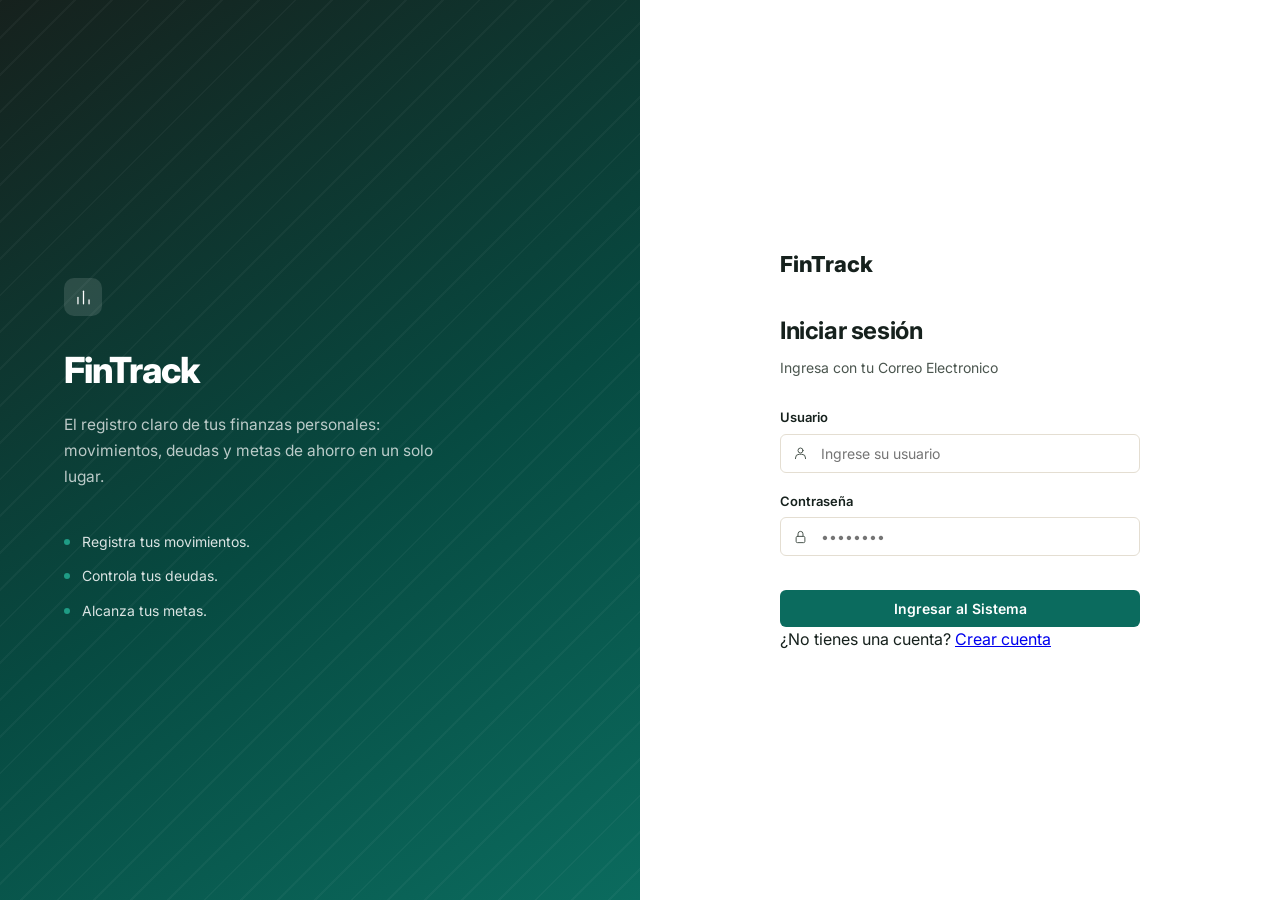
<file: index.html>
<!DOCTYPE html>
<html lang="es">
  <head>
    <meta charset="UTF-8" />
    <meta name="viewport" content="width=device-width, initial-scale=1.0" />
    <title>Iniciar Sesión – FinTrack</title>
    <link rel="stylesheet" href="css/style.css" />
  </head>
  <body>
    <div class="auth-page">
      <div class="auth-hero">
        <div class="mark">
          <svg class="icon">
            <use href="assets/icons.svg#icon-bar-chart"></use>
          </svg>
        </div>
        <h1>FinTrack</h1>
        <p>
          El registro claro de tus finanzas personales: movimientos, deudas y
          metas de ahorro en un solo lugar.
        </p>
        <ul class="value-props">
          <li>Registra tus movimientos.</li>
          <li>Controla tus deudas.</li>
          <li>Alcanza tus metas.</li>
        </ul>
      </div>

      <div class="auth-panel">
        <div class="auth-card">
          <div class="logo">FinTrack</div>
          <h2>Iniciar sesión</h2>
          <div class="sub">Ingresa con tu Correo Electronico</div>

          <form id="formLogin">
            <div class="form-group">
              <label class="form-label">Usuario</label>

              <div class="control-icon">
                <svg class="icon">
                  <use href="assets/icons.svg#icon-user"></use>
                </svg>

                <input
                  id="loginUsuario"
                  type="text"
                  class="form-control"
                  placeholder="Ingrese su usuario"
                  autocomplete="username"
                  required
                />
              </div>
            </div>

            <div class="form-group">
              <label class="form-label">Contraseña</label>
              <div class="control-icon">
                <svg class="icon">
                  <use href="assets/icons.svg#icon-lock"></use>
                </svg>
                <input
                  id="loginClave"
                  type="password"
                  class="form-control"
                  placeholder="••••••••"
                  required
                />
              </div>
            </div>
            <div id="loginMensaje"></div>
            <button type="submit" class="btn btn-primary btn-full mt-2">
              Ingresar al Sistema
            </button>
          </form>

          <div class="auth-footer">
            ¿No tienes una cuenta?

            <a href="registro.html"> Crear cuenta </a>
          </div>
        </div>
      </div>
    </div>
    <script src="js/app.js"></script>
  </body>
</html>
</file>
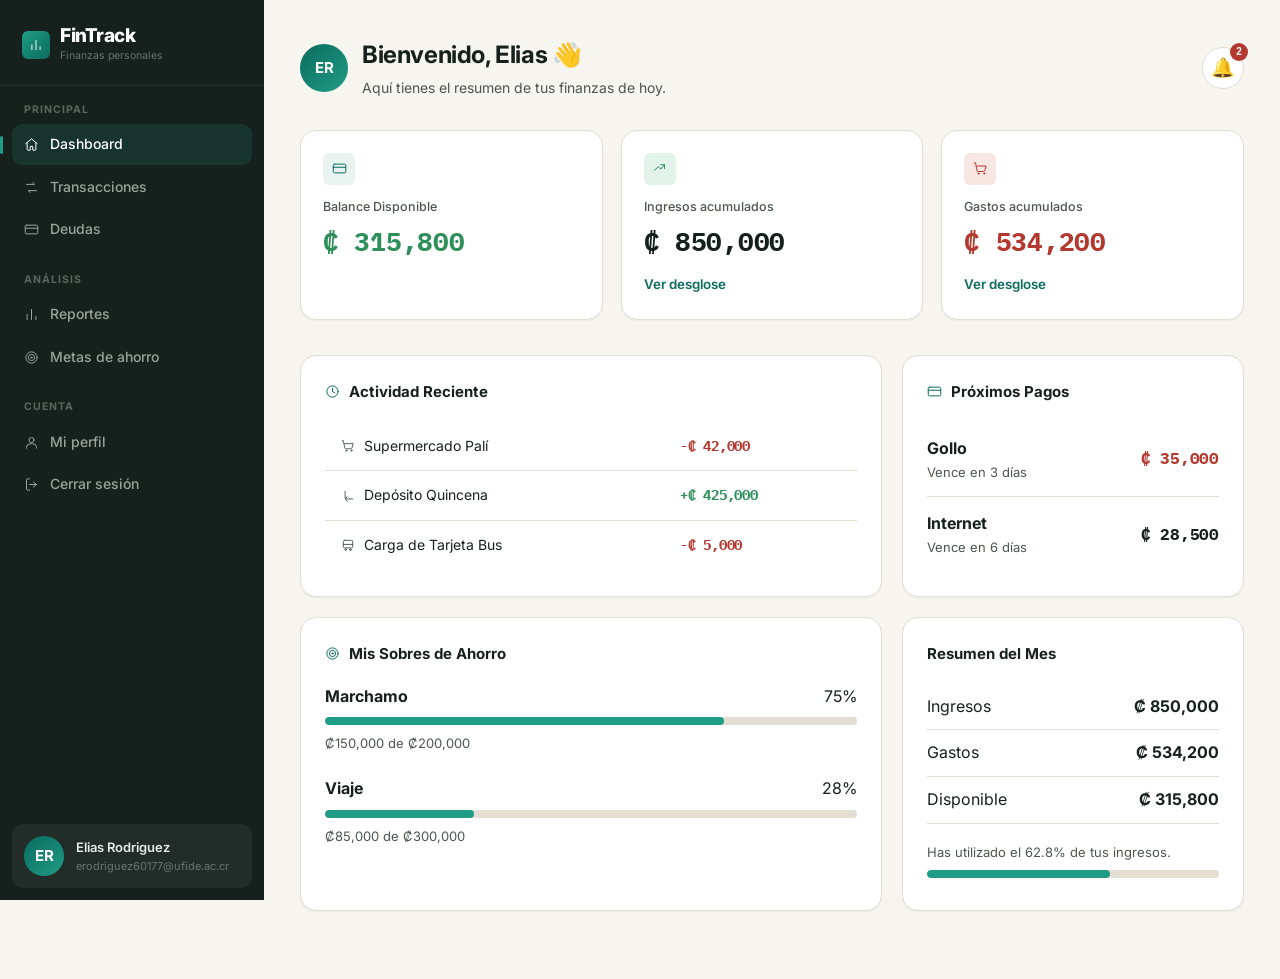
<file: dashboard.html>
<!DOCTYPE html>
<html lang="es">
<head>
    <meta charset="UTF-8">
    <meta name="viewport" content="width=device-width, initial-scale=1.0">
    <title>Dashboard – FinTrack Web</title>
    <link rel="stylesheet" href="css/style.css">
</head>
<body>
<div class="layout">

    <!-- Sidebar -->
    <aside class="sidebar">
        <div class="sidebar-logo">
            <div class="mark"><svg class="icon"><use href="assets/icons.svg#icon-bar-chart"></use></svg></div>
            <div>
                <div class="brand">FinTrack</div>
                <span class="tagline">Finanzas personales</span>
            </div>
        </div>
        <nav class="sidebar-nav">
            <div class="nav-section">
                <span class="nav-label">Principal</span>
                <a href="dashboard.html" class="nav-item active"><svg class="icon"><use href="assets/icons.svg#icon-home"></use></svg> Dashboard</a>
                <a href="transacciones.html" class="nav-item"><svg class="icon"><use href="assets/icons.svg#icon-exchange"></use></svg> Transacciones</a>
                <a href="deudas.html" class="nav-item"><svg class="icon"><use href="assets/icons.svg#icon-credit-card"></use></svg> Deudas</a>
            </div>
            <div class="nav-section">
                <span class="nav-label">Análisis</span>
                <a href="reportes.html" class="nav-item"><svg class="icon"><use href="assets/icons.svg#icon-bar-chart"></use></svg> Reportes</a>
                <a href="metas.html" class="nav-item"><svg class="icon"><use href="assets/icons.svg#icon-target"></use></svg> Metas de ahorro</a>
            </div>
            <div class="nav-section">
                <span class="nav-label">Cuenta</span>
                <a href="perfil.html" class="nav-item"><svg class="icon"><use href="assets/icons.svg#icon-user"></use></svg> Mi perfil</a>
                <a href="index.html" class="nav-item logout-link"><svg class="icon"><use href="assets/icons.svg#icon-log-out"></use></svg> Cerrar sesión</a>
            </div>
        </nav>
        <div class="sidebar-user">

    <div class="avatar" id="avatarUsuario">ER</div>

    <div>
        <div class="s-name" id="nombreUsuario">
            Elias Rodriguez
        </div>

        <div class="s-email" id="correoUsuario">
            erodriguez60177@ufide.ac.cr
        </div>
    </div>

    </aside>

    <main class="main">

    <!-- ============================= -->
    <!-- BIENVENIDA -->
    <!-- ============================= -->

    <div class="page-header dashboard-welcome">

        <div class="welcome-user">

            <div class="avatar welcome-avatar" id="avatarBienvenida">
                ER
            </div>

            <div>
                <h2>
                    Bienvenido,
                    <span id="nombreBienvenida">Elias</span> 👋
                </h2>

                <div class="sub">
                    Aquí tienes el resumen de tus finanzas de hoy.
                </div>
            </div>

        </div>


        <!-- Notificaciones -->
        <button type="button"
                class="notification-button"
                id="botonNotificaciones">

            🔔

            <span class="notification-count"
                  id="contadorNotificaciones">
                2
            </span>

        </button>

    </div>



    <!-- ============================= -->
    <!-- TARJETAS PRINCIPALES -->
    <!-- ============================= -->

    <div class="stats-grid-3 resumen-financiero">


        <!-- BALANCE -->
        <div class="stat-card">

            <div class="ic ic-teal">
                <svg class="icon">
                    <use href="assets/icons.svg#icon-credit-card"></use>
                </svg>
            </div>

            <div class="lbl">
                Balance Disponible
            </div>

            <div class="val green num"
                 id="balanceUsuario">
                ₡ 315,800
            </div>

        </div>



        <!-- INGRESOS -->
        <div class="stat-card">

            <div class="ic ic-green">
                <svg class="icon">
                    <use href="assets/icons.svg#icon-trending-up"></use>
                </svg>
            </div>

            <div class="lbl">
                Ingresos acumulados
            </div>

            <div class="val num"
                 id="ingresosUsuario">
                ₡ 850,000
            </div>

            <button
                type="button"
                class="detalle-toggle"
                data-target="detalleIngresos">
                Ver desglose
            </button>


            <div class="detalle-financiero"
                 id="detalleIngresos">

                <div class="detalle-item">
                    <span>Salario</span>
                    <strong>₡ 700,000</strong>
                </div>

                <div class="detalle-item">
                    <span>Ventas</span>
                    <strong>₡ 100,000</strong>
                </div>

                <div class="detalle-item">
                    <span>Otros ingresos</span>
                    <strong>₡ 50,000</strong>
                </div>

            </div>

        </div>



        <!-- GASTOS -->
        <div class="stat-card">

            <div class="ic ic-red">
                <svg class="icon">
                    <use href="assets/icons.svg#icon-cart"></use>
                </svg>
            </div>

            <div class="lbl">
                Gastos acumulados
            </div>

            <div class="val red num"
                 id="gastosUsuario">
                ₡ 534,200
            </div>

            <button
                type="button"
                class="detalle-toggle"
                data-target="detalleGastos">
                Ver desglose
            </button>


            <div class="detalle-financiero"
                 id="detalleGastos">

                <div class="detalle-item">
                    <span>Alimentación</span>
                    <strong>₡ 185,000</strong>
                </div>

                <div class="detalle-item">
                    <span>Transporte</span>
                    <strong>₡ 72,000</strong>
                </div>

                <div class="detalle-item">
                    <span>Servicios</span>
                    <strong>₡ 110,000</strong>
                </div>

                <div class="detalle-item">
                    <span>Otros</span>
                    <strong>₡ 167,200</strong>
                </div>

            </div>

        </div>

    </div>



    <!-- ============================= -->
    <!-- ACTIVIDAD + PRÓXIMOS PAGOS -->
    <!-- ============================= -->

    <div class="grid-65">


        <!-- ACTIVIDAD RECIENTE -->
        <div class="card">

            <div class="card-title">
                <svg class="icon">
                    <use href="assets/icons.svg#icon-clock"></use>
                </svg>
                Actividad Reciente
            </div>


            <div class="table-wrap">

                <table>

                    <tbody id="tablaMovimientos">

                        <tr>
                            <td>
                                <span class="cell-ic">
                                    <svg class="icon">
                                        <use href="assets/icons.svg#icon-cart"></use>
                                    </svg>

                                    Supermercado Palí
                                </span>
                            </td>

                            <td class="text-red fw-700 num">
                                -₡ 42,000
                            </td>
                        </tr>


                        <tr>
                            <td>
                                <span class="cell-ic">
                                    <svg class="icon">
                                        <use href="assets/icons.svg#icon-arrow-down-left"></use>
                                    </svg>

                                    Depósito Quincena
                                </span>
                            </td>

                            <td class="text-green fw-700 num">
                                +₡ 425,000
                            </td>
                        </tr>


                        <tr>
                            <td>
                                <span class="cell-ic">
                                    <svg class="icon">
                                        <use href="assets/icons.svg#icon-bus"></use>
                                    </svg>

                                    Carga de Tarjeta Bus
                                </span>
                            </td>

                            <td class="text-red fw-700 num">
                                -₡ 5,000
                            </td>
                        </tr>

                    </tbody>

                </table>

            </div>

        </div>



        <!-- PRÓXIMOS PAGOS -->
        <div class="card">

            <div class="card-title">
                <svg class="icon">
                    <use href="assets/icons.svg#icon-credit-card"></use>
                </svg>
                Próximos Pagos
            </div>


            <div id="proximosPagos">

                <div class="payment-item">

                    <div>
                        <strong>Gollo</strong>

                        <div class="text-muted text-sm">
                            Vence en 3 días
                        </div>
                    </div>

                    <div class="text-red fw-700 num">
                        ₡ 35,000
                    </div>

                </div>


                <div class="payment-item">

                    <div>
                        <strong>Internet</strong>

                        <div class="text-muted text-sm">
                            Vence en 6 días
                        </div>
                    </div>

                    <div class="fw-700 num">
                        ₡ 28,500
                    </div>

                </div>

            </div>

        </div>

    </div>



    <!-- ============================= -->
    <!-- AHORRO + RESUMEN DEL MES -->
    <!-- ============================= -->

    <div class="grid-65">


        <!-- SOBRES DE AHORRO -->
        <div class="card">

            <div class="card-title">
                <svg class="icon">
                    <use href="assets/icons.svg#icon-target"></use>
                </svg>
                Mis Sobres de Ahorro
            </div>


            <div id="sobresAhorro">

                <div class="goal-item">

                    <div class="goal-top">
                        <strong>Marchamo</strong>
                        <span>75%</span>
                    </div>

                    <div class="goal-bar">
                        <div class="goal-progress"
                             style="width: 75%;">
                        </div>
                    </div>

                    <div class="text-muted text-sm">
                        ₡150,000 de ₡200,000
                    </div>

                </div>


                <div class="goal-item">

                    <div class="goal-top">
                        <strong>Viaje</strong>
                        <span>28%</span>
                    </div>

                    <div class="goal-bar">
                        <div class="goal-progress"
                             style="width: 28%;">
                        </div>
                    </div>

                    <div class="text-muted text-sm">
                        ₡85,000 de ₡300,000
                    </div>

                </div>

            </div>

        </div>



        <!-- RESUMEN DEL MES -->
        <div class="card">

            <div class="card-title">
                Resumen del Mes
            </div>


            <div class="month-summary">

                <div class="summary-row">
                    <span>Ingresos</span>
                    <strong id="resumenIngresos">
                        ₡ 850,000
                    </strong>
                </div>


                <div class="summary-row">
                    <span>Gastos</span>
                    <strong id="resumenGastos">
                        ₡ 534,200
                    </strong>
                </div>


                <div class="summary-row">
                    <span>Disponible</span>
                    <strong id="resumenDisponible">
                        ₡ 315,800
                    </strong>
                </div>


                <div class="usage-label">
                    Has utilizado el 62.8% de tus ingresos.
                </div>


                <div class="usage-bar">
                    <div class="usage-progress"
                         style="width: 62.8%;">
                    </div>
                </div>

            </div>

        </div>

    </div>



    <!-- ============================= -->
<!-- PANEL DE NOTIFICACIONES -->
<!-- ============================= -->

<div class="notification-panel"
     id="panelNotificaciones">

    <div class="notification-panel-header">

        <div>
            <div class="notification-panel-title">
                Notificaciones
            </div>

            <div class="text-muted text-xs">
                Recordatorios importantes
            </div>
        </div>

    </div>


    <div id="listaNotificaciones">


        <!-- NOTIFICACIÓN DE DEUDA -->
        <div class="notification-card"
             data-id="gollo">

            <div class="notification-icon notification-icon-danger">

                <svg class="icon">
                    <use href="assets/icons.svg#icon-credit-card"></use>
                </svg>

            </div>


            <div class="notification-content">

                <strong>
                    Pago próximo
                </strong>

                <div class="notification-text">
                    Tu cuota de Gollo vence en 3 días.
                </div>


                <div class="notification-actions">

                    <a href="deudas.html"
                       class="notification-review">
                        Revisar
                    </a>

                    <button type="button"
                            class="notification-delete">
                        Eliminar
                    </button>

                </div>

            </div>

        </div>



        <!-- NOTIFICACIÓN DE META -->
        <div class="notification-card"
             data-id="marchamo">

            <div class="notification-icon notification-icon-teal">

                <svg class="icon">
                    <use href="assets/icons.svg#icon-target"></use>
                </svg>

            </div>


            <div class="notification-content">

                <strong>
                    Meta de ahorro
                </strong>

                <div class="notification-text">
                    Tu meta "Marchamo" vence pronto.
                </div>


                <div class="notification-actions">

                    <a href="metas.html"
                       class="notification-review">
                        Revisar
                    </a>

                    <button type="button"
                            class="notification-delete">
                        Eliminar
                    </button>

                </div>

            </div>

        </div>

    </div>

</div>
</main>

</main>
<script src="js/app.js"></script>
</body>
</html>
</file>
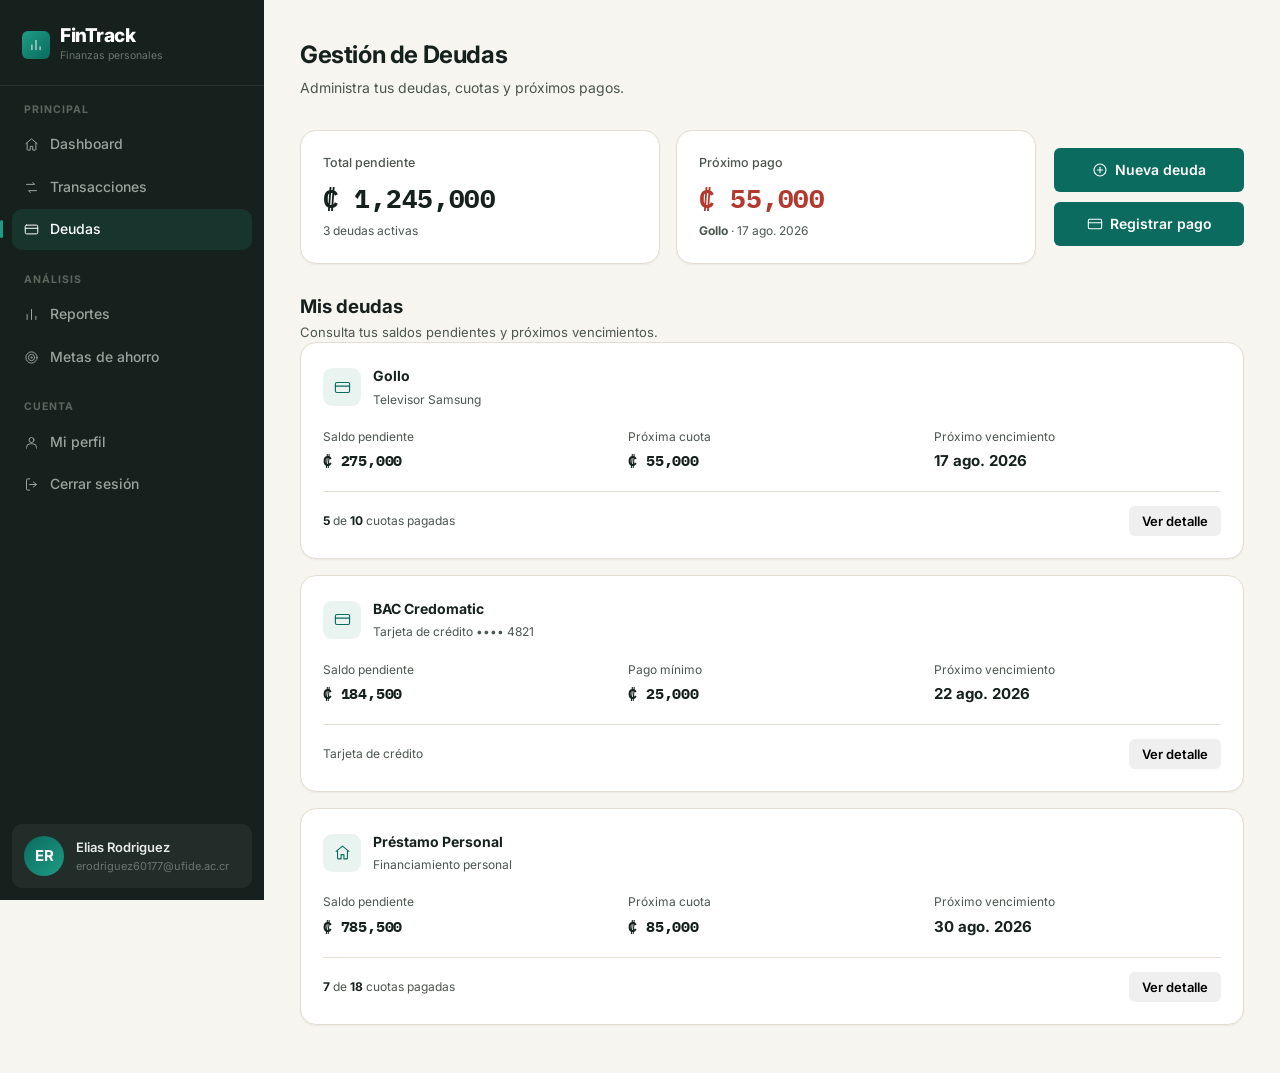
<file: deudas.html>
<!DOCTYPE html>
<html lang="es">
  <head>
    <meta charset="UTF-8" />

    <meta name="viewport" content="width=device-width, initial-scale=1.0" />

    <title>Gestión de Deudas – FinTrack</title>

    <link rel="stylesheet" href="css/style.css" />
  </head>

  <body>
    <div class="layout">
      <!-- =====================================================
         SIDEBAR
    ====================================================== -->

      <aside class="sidebar">
        <div class="sidebar-logo">
          <div class="mark">
            <svg class="icon">
              <use href="assets/icons.svg#icon-bar-chart"></use>
            </svg>
          </div>

          <div>
            <div class="brand">FinTrack</div>

            <span class="tagline"> Finanzas personales </span>
          </div>
        </div>

        <nav class="sidebar-nav">
          <!-- PRINCIPAL -->

          <div class="nav-section">
            <span class="nav-label"> Principal </span>

            <a href="dashboard.html" class="nav-item">
              <svg class="icon">
                <use href="assets/icons.svg#icon-home"></use>
              </svg>

              Dashboard
            </a>

            <a href="transacciones.html" class="nav-item">
              <svg class="icon">
                <use href="assets/icons.svg#icon-exchange"></use>
              </svg>

              Transacciones
            </a>

            <a href="deudas.html" class="nav-item active">
              <svg class="icon">
                <use href="assets/icons.svg#icon-credit-card"></use>
              </svg>

              Deudas
            </a>
          </div>

          <!-- ANÁLISIS -->

          <div class="nav-section">
            <span class="nav-label"> Análisis </span>

            <a href="reportes.html" class="nav-item">
              <svg class="icon">
                <use href="assets/icons.svg#icon-bar-chart"></use>
              </svg>

              Reportes
            </a>

            <a href="metas.html" class="nav-item">
              <svg class="icon">
                <use href="assets/icons.svg#icon-target"></use>
              </svg>

              Metas de ahorro
            </a>
          </div>

          <!-- CUENTA -->

          <div class="nav-section">
            <span class="nav-label"> Cuenta </span>

            <a href="perfil.html" class="nav-item">
              <svg class="icon">
                <use href="assets/icons.svg#icon-user"></use>
              </svg>

              Mi perfil
            </a>

            <a href="index.html" class="nav-item logout-link">
              <svg class="icon">
                <use href="assets/icons.svg#icon-log-out"></use>
              </svg>

              Cerrar sesión
            </a>
          </div>
        </nav>

        <!-- USUARIO -->

        <div class="sidebar-user">
          <div class="avatar" id="avatarUsuario">ER</div>

          <div>
            <div class="s-name" id="nombreUsuario">Elias Rodriguez</div>

            <div class="s-email" id="correoUsuario">
              erodriguez60177@ufide.ac.cr
            </div>
          </div>
        </div>
      </aside>

      <!-- =====================================================
         CONTENIDO
    ====================================================== -->

      <main class="main">
        <!-- =================================================
             ENCABEZADO
        ================================================== -->

        <div class="page-header">
          <div>
            <h2>Gestión de Deudas</h2>

            <div class="sub">
              Administra tus deudas, cuotas y próximos pagos.
            </div>
          </div>
        </div>

        <!-- =================================================
             RESUMEN + BOTONES
        ================================================== -->

        <div class="debt-top">
          <!-- =============================================
                 RESUMEN
            ============================================== -->

          <div class="debt-summary-group">
            <!-- TOTAL PENDIENTE -->

            <div class="stat-card debt-summary-card">
              <div class="lbl">Total pendiente</div>

              <div class="val num" id="totalDeudasPendientes">₡ 1,245,000</div>

              <div class="chg">
                <span id="cantidadDeudasActivas"> 3 </span>

                deudas activas
              </div>
            </div>

            <!-- PRÓXIMO PAGO -->

            <div class="stat-card debt-summary-card">
              <div class="lbl">Próximo pago</div>

              <div class="val num text-red" id="proximoPagoMonto">₡ 55,000</div>

              <div class="chg">
                <strong id="proximoPagoEntidad"> Gollo </strong>

                ·

                <span id="proximoPagoFecha"> 17 ago. 2026 </span>
              </div>
            </div>
          </div>

          <!-- =============================================
                 BOTONES
            ============================================== -->

          <div class="debt-actions">
            <!-- NUEVA DEUDA -->

            <button type="button" class="btn btn-primary" id="btnNuevaDeuda">
              <svg class="icon">
                <use href="assets/icons.svg#icon-plus-circle"></use>
              </svg>

              Nueva deuda
            </button>

            <!-- REGISTRAR PAGO -->

            <button type="button" class="btn btn-primary" id="btnRegistrarPago">
              <svg class="icon">
                <use href="assets/icons.svg#icon-credit-card"></use>
              </svg>

              Registrar pago
            </button>
          </div>
        </div>

        <!-- =================================================
             MIS DEUDAS
        ================================================== -->

        <div class="section-header">
          <div>
            <h3>Mis deudas</h3>

            <div class="text-muted text-sm">
              Consulta tus saldos pendientes y próximos vencimientos.
            </div>
          </div>
        </div>

        <!-- =================================================
             LISTADO
        ================================================== -->

        <div class="debt-list" id="listaDeudas">
          <!-- =================================================
                 DEUDA 1 - GOLLO
            ================================================== -->

          <div class="debt-card" data-deuda-id="1">
            <div class="debt-card-header">
              <div class="debt-card-title">
                <div class="debt-icon">
                  <svg class="icon">
                    <use href="assets/icons.svg#icon-credit-card"></use>
                  </svg>
                </div>

                <div>
                  <strong> Gollo </strong>

                  <span> Televisor Samsung </span>
                </div>
              </div>
            </div>

            <!-- DATOS -->

            <div class="debt-data">
              <!-- SALDO -->

              <div class="debt-data-item">
                <span> Saldo pendiente </span>

                <strong class="num" id="saldoDeuda1"> ₡ 275,000 </strong>
              </div>

              <!-- CUOTA -->

              <div class="debt-data-item">
                <span> Próxima cuota </span>

                <strong class="num"> ₡ 55,000 </strong>
              </div>

              <!-- VENCIMIENTO -->

              <div class="debt-data-item">
                <span> Próximo vencimiento </span>

                <strong> 17 ago. 2026 </strong>
              </div>
            </div>

            <!-- PIE -->

            <div class="debt-footer">
              <div class="debt-installments">
                <strong id="cuotasPagadas1"> 5 </strong>

                de

                <strong id="cuotasTotales1"> 10 </strong>

                cuotas pagadas
              </div>

              <button
                type="button"
                class="btn btn-ghost btn-sm"
                data-ver-deuda="1"
              >
                Ver detalle
              </button>
            </div>
          </div>

          <!-- =================================================
                 DEUDA 2 - BAC
            ================================================== -->

          <div class="debt-card" data-deuda-id="2">
            <div class="debt-card-header">
              <div class="debt-card-title">
                <div class="debt-icon">
                  <svg class="icon">
                    <use href="assets/icons.svg#icon-credit-card"></use>
                  </svg>
                </div>

                <div>
                  <strong> BAC Credomatic </strong>

                  <span> Tarjeta de crédito •••• 4821 </span>
                </div>
              </div>
            </div>

            <div class="debt-data">
              <div class="debt-data-item">
                <span> Saldo pendiente </span>

                <strong class="num" id="saldoDeuda2"> ₡ 184,500 </strong>
              </div>

              <div class="debt-data-item">
                <span> Pago mínimo </span>

                <strong class="num"> ₡ 25,000 </strong>
              </div>

              <div class="debt-data-item">
                <span> Próximo vencimiento </span>

                <strong> 22 ago. 2026 </strong>
              </div>
            </div>

            <div class="debt-footer">
              <div class="debt-installments">Tarjeta de crédito</div>

              <button
                type="button"
                class="btn btn-ghost btn-sm"
                data-ver-deuda="2"
              >
                Ver detalle
              </button>
            </div>
          </div>

          <!-- =================================================
                 DEUDA 3 - PRÉSTAMO
            ================================================== -->

          <div class="debt-card" data-deuda-id="3">
            <div class="debt-card-header">
              <div class="debt-card-title">
                <div class="debt-icon">
                  <svg class="icon">
                    <use href="assets/icons.svg#icon-home"></use>
                  </svg>
                </div>

                <div>
                  <strong> Préstamo Personal </strong>

                  <span> Financiamiento personal </span>
                </div>
              </div>
            </div>

            <div class="debt-data">
              <div class="debt-data-item">
                <span> Saldo pendiente </span>

                <strong class="num" id="saldoDeuda3"> ₡ 785,500 </strong>
              </div>

              <div class="debt-data-item">
                <span> Próxima cuota </span>

                <strong class="num"> ₡ 85,000 </strong>
              </div>

              <div class="debt-data-item">
                <span> Próximo vencimiento </span>

                <strong> 30 ago. 2026 </strong>
              </div>
            </div>

            <div class="debt-footer">
              <div class="debt-installments">
                <strong id="cuotasPagadas3"> 7 </strong>

                de

                <strong id="cuotasTotales3"> 18 </strong>

                cuotas pagadas
              </div>

              <button
                type="button"
                class="btn btn-ghost btn-sm"
                data-ver-deuda="3"
              >
                Ver detalle
              </button>
            </div>
          </div>
        </div>
      </main>
    </div>
    <!-- =====================================================
     MODAL - NUEVA DEUDA
===================================================== -->

<div class="fintrack-modal" id="modalNuevaDeuda">

    <div class="fintrack-modal-content">

        <div class="fintrack-modal-header">

            <div>
                <h3>Nueva deuda</h3>
                <p>Registra una nueva deuda.</p>
            </div>

            <button
                type="button"
                class="modal-close"
                data-cerrar-modal="modalNuevaDeuda">
                ×
            </button>

        </div>


        <form id="formNuevaDeuda">

    <div class="form-group">
        <label class="form-label">Entidad</label>

        <input
            type="text"
            class="form-control"
            id="deudaNombre"
            placeholder="Ej: Gollo"
            required
        >
    </div>


    <div class="form-group">
        <label class="form-label">Descripción</label>

        <input
            type="text"
            class="form-control"
            id="deudaDescripcion"
            placeholder="Ej: Televisor Samsung"
            required
        >
    </div>


    <div class="form-row">

        <div class="form-group">
            <label class="form-label">
                Saldo pendiente
            </label>

            <input
                type="number"
                class="form-control"
                id="deudaMonto"
                min="1"
                placeholder="0"
                required
            >
        </div>


        <div class="form-group">
            <label class="form-label">
                Cuota mensual
            </label>

            <input
                type="number"
                class="form-control"
                id="deudaCuota"
                min="0"
                placeholder="0"
                required
            >
        </div>

    </div>


    <div class="form-group">
        <label class="form-label">
            Próximo vencimiento
        </label>

        <input
            type="date"
            class="form-control"
            id="deudaProximoPago"
            required
        >
    </div>


    <div class="modal-actions">

        <button
            type="button"
            class="btn btn-outline"
            data-cerrar-modal="modalNuevaDeuda">
            Cancelar
        </button>

        <button
            type="submit"
            class="btn btn-primary">
            Guardar deuda
        </button>

    </div>

</form>

    </div>

</div>


<!-- =====================================================
     MODAL - REGISTRAR PAGO
===================================================== -->

<div class="fintrack-modal" id="modalRegistrarPago">

    <div class="fintrack-modal-content">

        <div class="fintrack-modal-header">

            <div>
                <h3>Registrar pago</h3>
                <p>Selecciona la deuda que deseas pagar.</p>
            </div>

            <button
                type="button"
                class="modal-close"
                data-cerrar-modal="modalRegistrarPago">
                ×
            </button>

        </div>


        <form id="formRegistrarPago">

            <div class="form-group">

                <label class="form-label">
                    Deuda
                </label>

                <select
                    class="form-control"
                    id="seleccionarDeudaPago"
                    required>

                    <option value="">
                        Selecciona una deuda
                    </option>

                    <option value="gollo">
                        Gollo — ₡275,000
                    </option>

                    <option value="bac">
                        BAC Credomatic — ₡184,500
                    </option>

                    <option value="prestamo">
                        Préstamo Personal — ₡785,500
                    </option>

                </select>

            </div>


            <div class="form-group">

                <label class="form-label">
                    Monto a pagar
                </label>

                <input
                    type="number"
                    class="form-control"
                    id="montoPago"
                    placeholder="0"
                    required
                >

            </div>


            <div class="modal-actions">

                <button
                    type="button"
                    class="btn btn-outline"
                    data-cerrar-modal="modalRegistrarPago">
                    Cancelar
                </button>

                <button
                    type="submit"
                    class="btn btn-primary">
                    Registrar pago
                </button>

            </div>

        </form>

    </div>

</div>


<!-- =====================================================
     MODAL - VER DETALLE
===================================================== -->

<div class="fintrack-modal" id="modalDetalleDeuda">

    <div class="fintrack-modal-content">

        <div class="fintrack-modal-header">

            <div>
                <h3 id="detalleDeudaTitulo">
                    Detalle de deuda
                </h3>

                <p id="detalleDeudaDescripcion"></p>
            </div>

            <button
                type="button"
                class="modal-close"
                data-cerrar-modal="modalDetalleDeuda">
                ×
            </button>

        </div>


        <div class="debt-detail-grid">

            <div>
                <span>Saldo pendiente</span>

                <strong
                    class="num"
                    id="detalleSaldo">
                    ₡0
                </strong>
            </div>


            <div>
                <span>Cuota</span>

                <strong
                    class="num"
                    id="detalleCuota">
                    ₡0
                </strong>
            </div>


            <div>
                <span>Próximo vencimiento</span>

                <strong id="detalleFecha">
                    —
                </strong>
            </div>


            <div>
                <span>Cuotas pagadas</span>

                <strong id="detalleCuotas">
                    —
                </strong>
            </div>

        </div>

    </div>

</div>
    <script src="js/app.js"></script>
  </body>
</html>
</file>
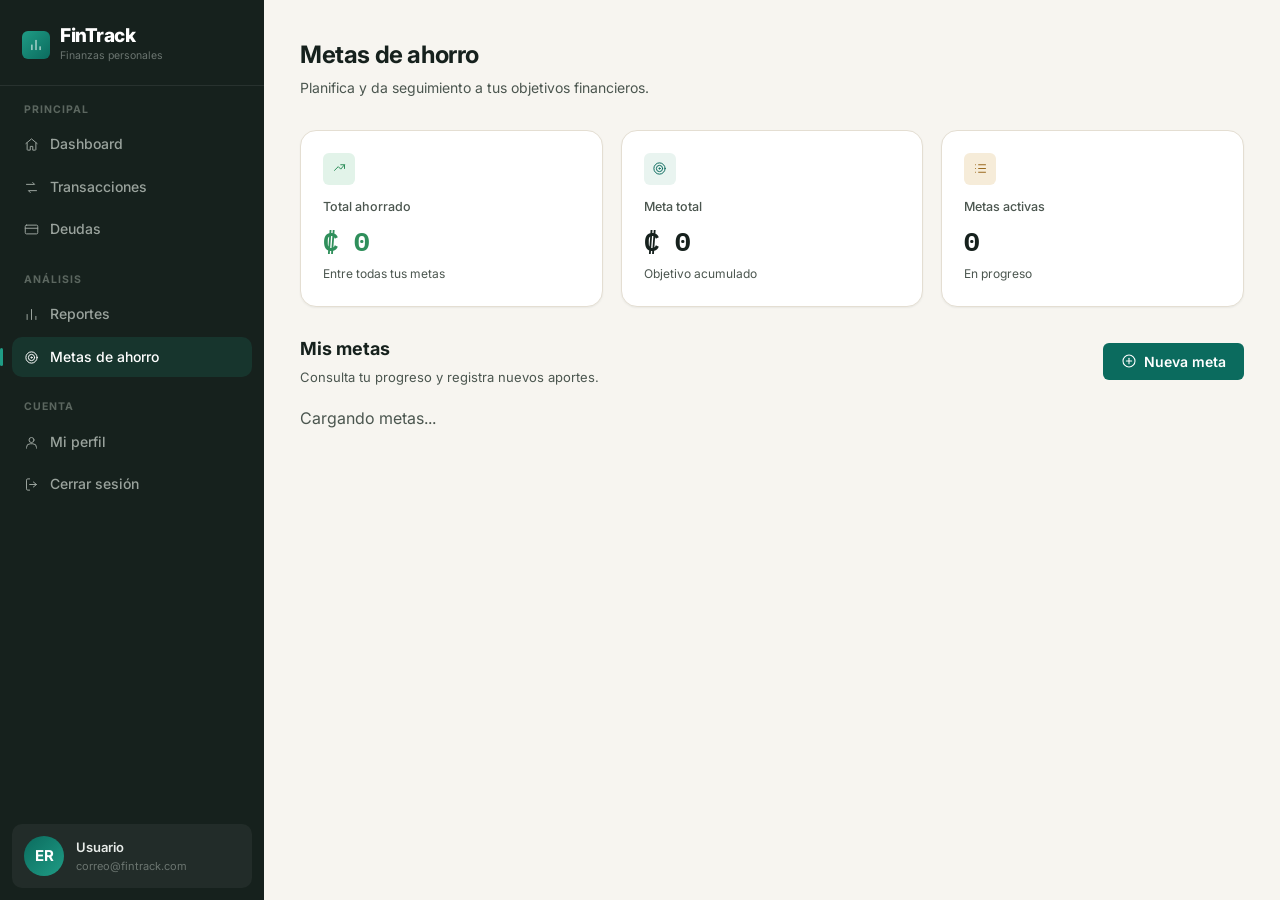
<file: metas.html>
<!DOCTYPE html>
<html lang="es">

<head>

    <meta charset="UTF-8">

    <meta
        name="viewport"
        content="width=device-width, initial-scale=1.0"
    >

    <title>
        Metas de Ahorro – FinTrack Web
    </title>

    <link
        rel="stylesheet"
        href="css/style.css"
    >

</head>


<body>


<div class="layout">


    <!-- =====================================================
         SIDEBAR
    ====================================================== -->

    <aside class="sidebar">


        <div class="sidebar-logo">

            <div class="mark">

                <svg class="icon">
                    <use href="assets/icons.svg#icon-bar-chart"></use>
                </svg>

            </div>


            <div>

                <div class="brand">
                    FinTrack
                </div>

                <span class="tagline">
                    Finanzas personales
                </span>

            </div>

        </div>



        <nav class="sidebar-nav">


            <!-- PRINCIPAL -->

            <div class="nav-section">

                <span class="nav-label">
                    Principal
                </span>


                <a
                    href="dashboard.html"
                    class="nav-item"
                >

                    <svg class="icon">
                        <use href="assets/icons.svg#icon-home"></use>
                    </svg>

                    Dashboard

                </a>


                <a
                    href="transacciones.html"
                    class="nav-item"
                >

                    <svg class="icon">
                        <use href="assets/icons.svg#icon-exchange"></use>
                    </svg>

                    Transacciones

                </a>


                <a
                    href="deudas.html"
                    class="nav-item"
                >

                    <svg class="icon">
                        <use href="assets/icons.svg#icon-credit-card"></use>
                    </svg>

                    Deudas

                </a>

            </div>



            <!-- ANÁLISIS -->

            <div class="nav-section">

                <span class="nav-label">
                    Análisis
                </span>


                <a
                    href="reportes.html"
                    class="nav-item"
                >

                    <svg class="icon">
                        <use href="assets/icons.svg#icon-bar-chart"></use>
                    </svg>

                    Reportes

                </a>


                <a
                    href="metas.html"
                    class="nav-item active"
                >

                    <svg class="icon">
                        <use href="assets/icons.svg#icon-target"></use>
                    </svg>

                    Metas de ahorro

                </a>

            </div>



            <!-- CUENTA -->

            <div class="nav-section">

                <span class="nav-label">
                    Cuenta
                </span>


                <a
                    href="perfil.html"
                    class="nav-item"
                >

                    <svg class="icon">
                        <use href="assets/icons.svg#icon-user"></use>
                    </svg>

                    Mi perfil

                </a>


                <a
                    href="index.html"
                    class="nav-item logout-link"
                >

                    <svg class="icon">
                        <use href="assets/icons.svg#icon-log-out"></use>
                    </svg>

                    Cerrar sesión

                </a>

            </div>


        </nav>



        <!-- USUARIO -->

        <div class="sidebar-user">

            <div
                class="avatar"
                id="avatarUsuario"
            >
                ER
            </div>


            <div>

                <div
                    class="s-name"
                    id="nombreUsuario"
                >
                    Usuario
                </div>


                <div
                    class="s-email"
                    id="correoUsuario"
                >
                    correo@fintrack.com
                </div>

            </div>

        </div>


    </aside>



    <!-- =====================================================
         CONTENIDO
    ====================================================== -->

    <main class="main">


        <!-- ENCABEZADO -->

        <div class="page-header">

            <div>

                <h2>
                    Metas de ahorro
                </h2>

                <div class="sub">
                    Planifica y da seguimiento a tus objetivos financieros.
                </div>

            </div>

        </div>



        <!-- =====================================================
             RESUMEN
        ====================================================== -->

        <div class="stats-grid-3">


            <!-- TOTAL AHORRADO -->

            <div class="stat-card">

                <div class="ic ic-green">

                    <svg class="icon">
                        <use href="assets/icons.svg#icon-trending-up"></use>
                    </svg>

                </div>


                <div class="lbl">
                    Total ahorrado
                </div>


                <div
                    class="val green num"
                    id="totalAhorroMetas"
                >
                    ₡ 0
                </div>


                <div class="chg">
                    Entre todas tus metas
                </div>

            </div>



            <!-- META TOTAL -->

            <div class="stat-card">

                <div class="ic ic-teal">

                    <svg class="icon">
                        <use href="assets/icons.svg#icon-target"></use>
                    </svg>

                </div>


                <div class="lbl">
                    Meta total
                </div>


                <div
                    class="val num"
                    id="metaTotalMetas"
                >
                    ₡ 0
                </div>


                <div class="chg">
                    Objetivo acumulado
                </div>

            </div>



            <!-- METAS ACTIVAS -->

            <div class="stat-card">

                <div class="ic ic-yellow">

                    <svg class="icon">
                        <use href="assets/icons.svg#icon-list"></use>
                    </svg>

                </div>


                <div class="lbl">
                    Metas activas
                </div>


                <div
                    class="val num"
                    id="cantidadMetasActivas"
                >
                    0
                </div>


                <div class="chg">
                    En progreso
                </div>

            </div>


        </div>



        <!-- =====================================================
             MIS METAS
        ====================================================== -->

        <div class="goals-section-header">


            <div>

                <h3>
                    Mis metas
                </h3>

                <div class="text-muted text-sm">
                    Consulta tu progreso y registra nuevos aportes.
                </div>

            </div>


            <button
                type="button"
                class="btn btn-primary"
                id="btnNuevaMeta"
            >

                <svg class="icon">
                    <use href="assets/icons.svg#icon-plus-circle"></use>
                </svg>

                Nueva meta

            </button>


        </div>



        <!-- LISTA -->

        <div
            class="goals-list"
            id="listaMetas"
        >

            <div class="text-muted">
                Cargando metas...
            </div>

        </div>


    </main>

</div>



<!-- =====================================================
     MODAL NUEVA META
===================================================== -->

<div
    class="modal-overlay"
    id="modalNuevaMeta"
>


    <div class="modal-card">


        <div class="modal-header">

            <div>

                <h3>
                    Nueva meta
                </h3>

                <div class="text-muted">
                    Crea un nuevo objetivo de ahorro.
                </div>

            </div>


            <button
                type="button"
                class="modal-close"
                id="cerrarNuevaMeta"
            >
                ×
            </button>

        </div>



        <form id="formNuevaMeta">


            <div class="form-group">

                <label class="form-label">
                    Nombre de la meta
                </label>

                <input
                    type="text"
                    class="form-control"
                    id="metaNombre"
                    placeholder="Ej: Viaje a México"
                    required
                >

            </div>



            <div class="form-group">

                <label class="form-label">
                    Descripción
                </label>

                <input
                    type="text"
                    class="form-control"
                    id="metaDescripcion"
                    placeholder="Ej: Gastos del viaje"
                >

            </div>



            <div class="form-group">

                <label class="form-label">
                    Monto objetivo
                </label>

                <input
                    type="number"
                    class="form-control"
                    id="metaObjetivo"
                    min="1"
                    placeholder="0"
                    required
                >

            </div>



            <div class="form-group">

                <label class="form-label">
                    Fecha límite
                </label>

                <input
                    type="date"
                    class="form-control"
                    id="metaFecha"
                >

            </div>



            <div class="modal-actions">


                <button
                    type="button"
                    class="btn btn-outline"
                    id="cancelarNuevaMeta"
                >
                    Cancelar
                </button>


                <button
                    type="submit"
                    class="btn btn-primary"
                >
                    Guardar meta
                </button>


            </div>


        </form>


    </div>

</div>



<script src="js/app.js"></script>


<!-- =====================================================
     METAS MYSQL
===================================================== -->

<script>

document.addEventListener(
    "DOMContentLoaded",
    function () {


        // =====================================================
        // USUARIO
        // =====================================================

        const usuarioGuardadoMetas =
            sessionStorage.getItem(
                "fintrackUsuarioActual"
            );


        if (!usuarioGuardadoMetas) {

            return;

        }


        const usuarioMetas =
            JSON.parse(
                usuarioGuardadoMetas
            );



        // =====================================================
        // ELEMENTOS
        // =====================================================

        const listaMetas =
            document.getElementById(
                "listaMetas"
            );

        const btnNuevaMeta =
            document.getElementById(
                "btnNuevaMeta"
            );

        const modalNuevaMeta =
            document.getElementById(
                "modalNuevaMeta"
            );

        const cerrarNuevaMeta =
            document.getElementById(
                "cerrarNuevaMeta"
            );

        const cancelarNuevaMeta =
            document.getElementById(
                "cancelarNuevaMeta"
            );

        const formNuevaMeta =
            document.getElementById(
                "formNuevaMeta"
            );

        const totalAhorroMetas =
            document.getElementById(
                "totalAhorroMetas"
            );

        const metaTotalMetas =
            document.getElementById(
                "metaTotalMetas"
            );

        const cantidadMetasActivas =
            document.getElementById(
                "cantidadMetasActivas"
            );



        // =====================================================
        // SIDEBAR
        // =====================================================

        const nombreUsuario =
            document.getElementById(
                "nombreUsuario"
            );

        const correoUsuario =
            document.getElementById(
                "correoUsuario"
            );

        const avatarUsuario =
            document.getElementById(
                "avatarUsuario"
            );


        if (nombreUsuario) {

            nombreUsuario.textContent =
                (
                    usuarioMetas.nombre || ""
                ) +
                " " +
                (
                    usuarioMetas.apellidos || ""
                );

        }


        if (correoUsuario) {

            correoUsuario.textContent =
                usuarioMetas.correo || "";

        }


        if (avatarUsuario) {

            avatarUsuario.textContent =
                (
                    usuarioMetas.nombre || "U"
                )
                .charAt(0)
                .toUpperCase()
                +
                (
                    usuarioMetas.apellidos || ""
                )
                .charAt(0)
                .toUpperCase();

        }



        // =====================================================
        // MONEDA
        // =====================================================

        function monedaMeta(valor) {

            return (
                "₡ " +
                (
                    Number(valor) || 0
                )
                .toLocaleString(
                    "es-CR",
                    {
                        maximumFractionDigits: 0
                    }
                )
            );

        }



        // =====================================================
        // MODAL
        // =====================================================

        function abrirNuevaMeta() {

            if (modalNuevaMeta) {

                modalNuevaMeta.classList.add(
                    "abierto"
                );

            }

        }


        function cerrarModalNuevaMeta() {

            if (modalNuevaMeta) {

                modalNuevaMeta.classList.remove(
                    "abierto"
                );

            }

        }


        if (btnNuevaMeta) {

            btnNuevaMeta.addEventListener(
                "click",
                abrirNuevaMeta
            );

        }


        if (cerrarNuevaMeta) {

            cerrarNuevaMeta.addEventListener(
                "click",
                cerrarModalNuevaMeta
            );

        }


        if (cancelarNuevaMeta) {

            cancelarNuevaMeta.addEventListener(
                "click",
                cerrarModalNuevaMeta
            );

        }


        if (modalNuevaMeta) {

            modalNuevaMeta.addEventListener(
                "click",
                function (event) {

                    if (
                        event.target ===
                        modalNuevaMeta
                    ) {

                        cerrarModalNuevaMeta();

                    }

                }
            );

        }



        // =====================================================
        // CARGAR METAS
        // =====================================================

        async function cargarMetas() {


            try {


                const respuesta =
                    await fetch(
                        "backend/metas.php?usuario_id=" +
                        encodeURIComponent(
                            usuarioMetas.id
                        )
                    );


                const datos =
                    await respuesta.json();


                if (!datos.ok) {

                    console.error(
                        datos.mensaje
                    );

                    return;

                }



                // =============================================
                // RESUMEN
                // =============================================

                let totalAhorrado =
                    0;

                let metaTotal =
                    0;


                datos.metas.forEach(
                    function (meta) {

                        totalAhorrado +=
                            Number(
                                meta.monto_actual
                            ) || 0;


                        metaTotal +=
                            Number(
                                meta.monto_objetivo
                            ) || 0;

                    }
                );


                totalAhorroMetas.textContent =
                    monedaMeta(
                        totalAhorrado
                    );


                metaTotalMetas.textContent =
                    monedaMeta(
                        metaTotal
                    );


                cantidadMetasActivas.textContent =
                    datos.metas.length;



                // =============================================
                // LISTA
                // =============================================

                listaMetas.innerHTML =
                    "";


                if (
                    datos.metas.length === 0
                ) {

                    listaMetas.innerHTML = `

                        <div class="alert alert-info">

                            No tienes metas activas.

                        </div>

                    `;

                    return;

                }



                datos.metas.forEach(
                    function (meta) {


                        const actual =
                            Number(
                                meta.monto_actual
                            ) || 0;


                        const objetivo =
                            Number(
                                meta.monto_objetivo
                            ) || 0;


                        const faltante =
                            Math.max(
                                objetivo - actual,
                                0
                            );


                        const porcentaje =
                            objetivo > 0
                                ?
                                Math.min(
                                    (
                                        actual /
                                        objetivo
                                    ) * 100,
                                    100
                                )
                                :
                                0;



                        const tarjeta =
                            document.createElement(
                                "div"
                            );


                        tarjeta.className =
                            "goal-card";


                        tarjeta.innerHTML = `

                            <div class="goal-card-header">


                                <div class="goal-title">


                                    <div
                                        class="goal-icon ic-teal"
                                    >

                                        <svg class="icon">

                                            <use
                                                href="assets/icons.svg#icon-target">
                                            </use>

                                        </svg>

                                    </div>


                                    <div>

                                        <strong>
                                            ${meta.nombre}
                                        </strong>

                                        <span>

                                            ${
                                                meta.descripcion ||
                                                "Meta de ahorro"
                                            }

                                        </span>

                                    </div>


                                </div>


                                <span
                                    class="badge badge-teal"
                                >

                                    ${porcentaje.toFixed(0)}%

                                </span>


                            </div>



                            <div
                                class="progress-bar goal-progress"
                            >

                                <div
                                    class="progress-fill"
                                    style="
                                        width:
                                        ${porcentaje}%;
                                    "
                                >
                                </div>

                            </div>



                            <div class="goal-data">


                                <div>

                                    <span>
                                        Ahorrado
                                    </span>

                                    <strong class="num">

                                        ${monedaMeta(actual)}

                                    </strong>

                                </div>



                                <div>

                                    <span>
                                        Meta
                                    </span>

                                    <strong class="num">

                                        ${monedaMeta(objetivo)}

                                    </strong>

                                </div>



                                <div>

                                    <span>
                                        Faltante
                                    </span>

                                    <strong class="num">

                                        ${monedaMeta(faltante)}

                                    </strong>

                                </div>


                            </div>



                            <div class="goal-actions">


                                <button
                                    type="button"
                                    class="
                                        btn
                                        btn-primary
                                        btn-sm
                                    "
                                    data-aportar-meta="${meta.id}"
                                >

                                    Agregar ahorro

                                </button>



                                <button
                                    type="button"
                                    class="
                                        btn
                                        btn-ghost
                                        btn-sm
                                    "
                                    data-ver-meta="${meta.id}"
                                >

                                    Ver detalle

                                </button>



                                <button
                                    type="button"
                                    class="
                                        btn
                                        btn-outline
                                        btn-sm
                                    "
                                    data-eliminar-meta="${meta.id}"
                                >

                                    Eliminar

                                </button>


                            </div>

                        `;



                        // =========================================
                        // AGREGAR AHORRO
                        // =========================================

                        tarjeta
                            .querySelector(
                                "[data-aportar-meta]"
                            )
                            .addEventListener(
                                "click",
                                async function () {


                                    const valor =
                                        prompt(
                                            "¿Cuánto desea agregar a " +
                                            meta.nombre +
                                            "?"
                                        );


                                    if (valor === null) {
                                        return;
                                    }


                                    const monto =
                                        Number(valor);


                                    if (
                                        !monto ||
                                        monto <= 0
                                    ) {

                                        alert(
                                            "Ingrese un monto válido."
                                        );

                                        return;

                                    }



                                    try {


                                        const respuesta =
                                            await fetch(
                                                "backend/aportar_meta.php",
                                                {
                                                    method:
                                                        "POST",

                                                    headers: {
                                                        "Content-Type":
                                                            "application/json"
                                                    },

                                                    body:
                                                        JSON.stringify({
                                                            usuario_id:
                                                                usuarioMetas.id,

                                                            meta_id:
                                                                meta.id,

                                                            monto:
                                                                monto
                                                        })
                                                }
                                            );


                                        const resultado =
                                            await respuesta.json();


                                        alert(
                                            resultado.mensaje
                                        );


                                        if (
                                            resultado.ok
                                        ) {

                                            cargarMetas();

                                        }


                                    }
                                    catch (error) {

                                        console.error(
                                            error
                                        );

                                        alert(
                                            "No se pudo agregar el ahorro."
                                        );

                                    }


                                }
                            );



                        // =========================================
                        // VER DETALLE
                        // =========================================

                        tarjeta
                            .querySelector(
                                "[data-ver-meta]"
                            )
                            .addEventListener(
                                "click",
                                function () {


                                    let detalle =
                                        meta.nombre +
                                        "\n\n";


                                    detalle +=
                                        (
                                            meta.descripcion ||
                                            "Sin descripción"
                                        ) +
                                        "\n\n";


                                    detalle +=
                                        "Ahorrado: " +
                                        monedaMeta(actual) +
                                        "\n";


                                    detalle +=
                                        "Objetivo: " +
                                        monedaMeta(objetivo) +
                                        "\n";


                                    detalle +=
                                        "Faltante: " +
                                        monedaMeta(faltante) +
                                        "\n";


                                    detalle +=
                                        "Progreso: " +
                                        porcentaje.toFixed(0) +
                                        "%";


                                    if (
                                        meta.fecha_limite
                                    ) {

                                        detalle +=
                                            "\nFecha límite: " +
                                            meta.fecha_limite;

                                    }


                                    alert(
                                        detalle
                                    );


                                }
                            );



                        // =========================================
                        // ELIMINAR
                        // =========================================

                        tarjeta
                            .querySelector(
                                "[data-eliminar-meta]"
                            )
                            .addEventListener(
                                "click",
                                async function () {


                                    const confirmar =
                                        confirm(
                                            "¿Eliminar la meta " +
                                            meta.nombre +
                                            "? El dinero ahorrado volverá al balance."
                                        );


                                    if (!confirmar) {
                                        return;
                                    }


                                    try {


                                        const respuesta =
                                            await fetch(
                                                "backend/eliminar_meta.php",
                                                {
                                                    method:
                                                        "POST",

                                                    headers: {
                                                        "Content-Type":
                                                            "application/json"
                                                    },

                                                    body:
                                                        JSON.stringify({
                                                            usuario_id:
                                                                usuarioMetas.id,

                                                            meta_id:
                                                                meta.id
                                                        })
                                                }
                                            );


                                        const resultado =
                                            await respuesta.json();


                                        alert(
                                            resultado.mensaje
                                        );


                                        if (
                                            resultado.ok
                                        ) {

                                            cargarMetas();

                                        }


                                    }
                                    catch (error) {

                                        console.error(
                                            error
                                        );

                                        alert(
                                            "No se pudo eliminar la meta."
                                        );

                                    }


                                }
                            );



                        listaMetas.appendChild(
                            tarjeta
                        );


                    }
                );


            }
            catch (error) {


                console.error(
                    "Error cargando metas:",
                    error
                );


                listaMetas.innerHTML = `

                    <div class="alert alert-error">

                        No se pudieron cargar las metas.

                    </div>

                `;


            }


        }



        // =====================================================
        // GUARDAR NUEVA META
        // =====================================================

        if (formNuevaMeta) {


            formNuevaMeta.addEventListener(
                "submit",
                async function (event) {


                    event.preventDefault();



                    const nombre =
                        document
                            .getElementById(
                                "metaNombre"
                            )
                            .value
                            .trim();


                    const descripcion =
                        document
                            .getElementById(
                                "metaDescripcion"
                            )
                            .value
                            .trim();


                    const objetivo =
                        Number(
                            document
                                .getElementById(
                                    "metaObjetivo"
                                )
                                .value
                        );


                    const fecha =
                        document
                            .getElementById(
                                "metaFecha"
                            )
                            .value;



                    if (
                        !nombre ||
                        objetivo <= 0
                    ) {

                        alert(
                            "Complete los datos de la meta."
                        );

                        return;

                    }



                    try {


                        const respuesta =
                            await fetch(
                                "backend/guardar_meta.php",
                                {
                                    method:
                                        "POST",

                                    headers: {
                                        "Content-Type":
                                            "application/json"
                                    },

                                    body:
                                        JSON.stringify({
                                            usuario_id:
                                                usuarioMetas.id,

                                            nombre:
                                                nombre,

                                            descripcion:
                                                descripcion,

                                            monto_objetivo:
                                                objetivo,

                                            fecha_limite:
                                                fecha
                                        })
                                }
                            );


                        const datos =
                            await respuesta.json();


                        alert(
                            datos.mensaje
                        );


                        if (datos.ok) {


                            formNuevaMeta.reset();


                            cerrarModalNuevaMeta();


                            cargarMetas();


                        }


                    }
                    catch (error) {


                        console.error(
                            error
                        );


                        alert(
                            "No se pudo crear la meta."
                        );


                    }


                }
            );


        }



        // =====================================================
        // INICIAR
        // =====================================================

        cargarMetas();


    }
);

</script>


</body>

</html>
</file>
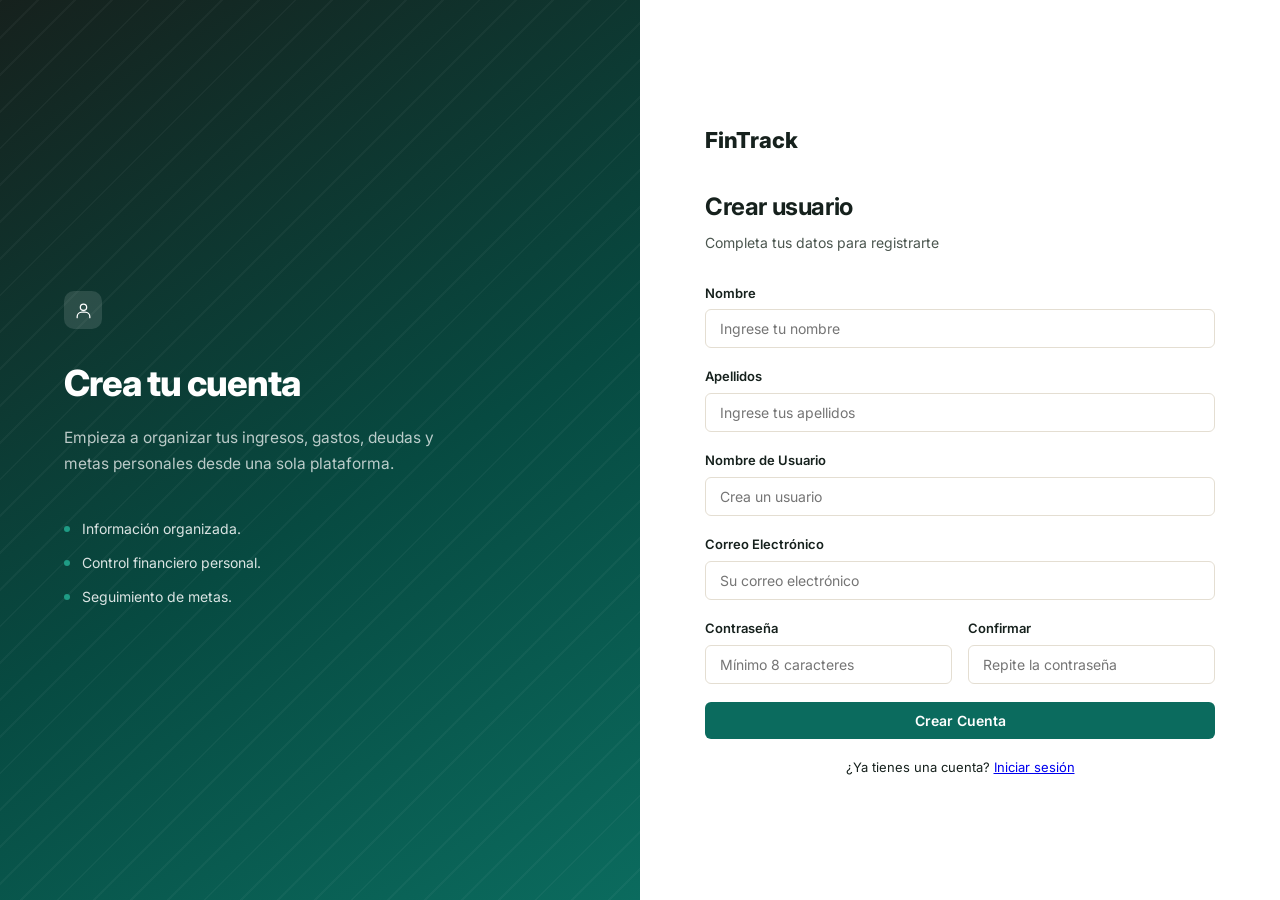
<file: registro.html>
<!DOCTYPE html>
<html lang="es">

<head>
    <meta charset="UTF-8">
    <meta name="viewport" content="width=device-width, initial-scale=1.0">

    <title>Crear cuenta – FinTrack</title>

    <link rel="stylesheet" href="css/style.css">
</head>

<body>

    <div class="auth-page">

        <!-- =========================================
             LADO IZQUIERDO
        ========================================== -->

        <div class="auth-hero">

            <div class="mark">
                <svg class="icon">
                    <use href="assets/icons.svg#icon-user"></use>
                </svg>
            </div>

            <h1>Crea tu cuenta</h1>

            <p>
                Empieza a organizar tus ingresos, gastos,
                deudas y metas personales desde una sola plataforma.
            </p>

            <ul class="value-props">
                <li>Información organizada.</li>
                <li>Control financiero personal.</li>
                <li>Seguimiento de metas.</li>
            </ul>

        </div>


        <!-- =========================================
             LADO DERECHO
        ========================================== -->

        <div class="auth-panel auth-panel-register">

            <div class="auth-card">

                <div class="logo">
                    FinTrack
                </div>

                <h2>
                    Crear usuario
                </h2>

                <div class="sub">
                    Completa tus datos para registrarte
                </div>


                <form id="formRegistro">


                    <!-- =========================================
                         NOMBRE
                    ========================================== -->

                    <div class="form-group">

                        <label
                            class="form-label"
                            for="registroNombre">
                            Nombre
                        </label>

                        <input
                            id="registroNombre"
                            type="text"
                            class="form-control"
                            placeholder="Ingrese tu nombre"
                            autocomplete="given-name"
                            required
                        />

                    </div>


                    <!-- =========================================
                         APELLIDOS
                    ========================================== -->

                    <div class="form-group">

                        <label
                            class="form-label"
                            for="registroApellidos">
                            Apellidos
                        </label>

                        <input
                            id="registroApellidos"
                            type="text"
                            class="form-control"
                            placeholder="Ingrese tus apellidos"
                            autocomplete="family-name"
                            required
                        />

                    </div>


                    <!-- =========================================
                         NOMBRE DE USUARIO
                    ========================================== -->

                    <div class="form-group">

                        <label
                            class="form-label"
                            for="registroUsuario">
                            Nombre de Usuario
                        </label>

                        <input
                            id="registroUsuario"
                            type="text"
                            class="form-control"
                            placeholder="Crea un usuario"
                            minlength="4"
                            maxlength="50"
                            pattern="[A-Za-z0-9]+"
                            title="El usuario solo puede contener letras y números"
                            autocomplete="username"
                            required
                        />


                        <div
                            id="usuarioMensaje"
                            class="text-sm"
                            style="margin-top: 6px;">
                        </div>


                        <div
                            id="usuarioSugerencias"
                            style="margin-top: 6px;">
                        </div>

                    </div>


                    <!-- =========================================
                         CORREO
                    ========================================== -->

                    <div class="form-group">

                        <label
                            class="form-label"
                            for="registroCorreo">
                            Correo Electrónico
                        </label>

                        <input
                            id="registroCorreo"
                            type="email"
                            class="form-control"
                            placeholder="Su correo electrónico"
                            autocomplete="email"
                            required
                        />

                    </div>


                    <!-- =========================================
                         CONTRASEÑAS
                    ========================================== -->

                    <div class="form-row">

                        <div class="form-group">

                            <label
                                class="form-label"
                                for="registroClave">
                                Contraseña
                            </label>

                            <input
                                id="registroClave"
                                type="password"
                                class="form-control"
                                placeholder="Mínimo 8 caracteres"
                                minlength="8"
                                autocomplete="new-password"
                                required
                            />

                        </div>


                        <div class="form-group">

                            <label
                                class="form-label"
                                for="registroConfirmar">
                                Confirmar
                            </label>

                            <input
                                id="registroConfirmar"
                                type="password"
                                class="form-control"
                                placeholder="Repite la contraseña"
                                minlength="8"
                                autocomplete="new-password"
                                required
                            />

                        </div>

                    </div>


                    <!-- =========================================
                         MENSAJE
                    ========================================== -->

                    <div
                        id="registroMensaje"
                        class="form-message">
                    </div>


                    <!-- =========================================
                         BOTÓN
                    ========================================== -->

                    <button
                        type="submit"
                        class="btn btn-primary btn-full">

                        Crear Cuenta

                    </button>

                </form>


                <!-- =========================================
                     VOLVER AL LOGIN
                ========================================== -->

                <div class="auth-footer">

                    ¿Ya tienes una cuenta?

                    <a href="index.html">
                        Iniciar sesión
                    </a>

                </div>

            </div>

        </div>

    </div>


    <script src="js/app.js"></script>

</body>

</html>
</file>
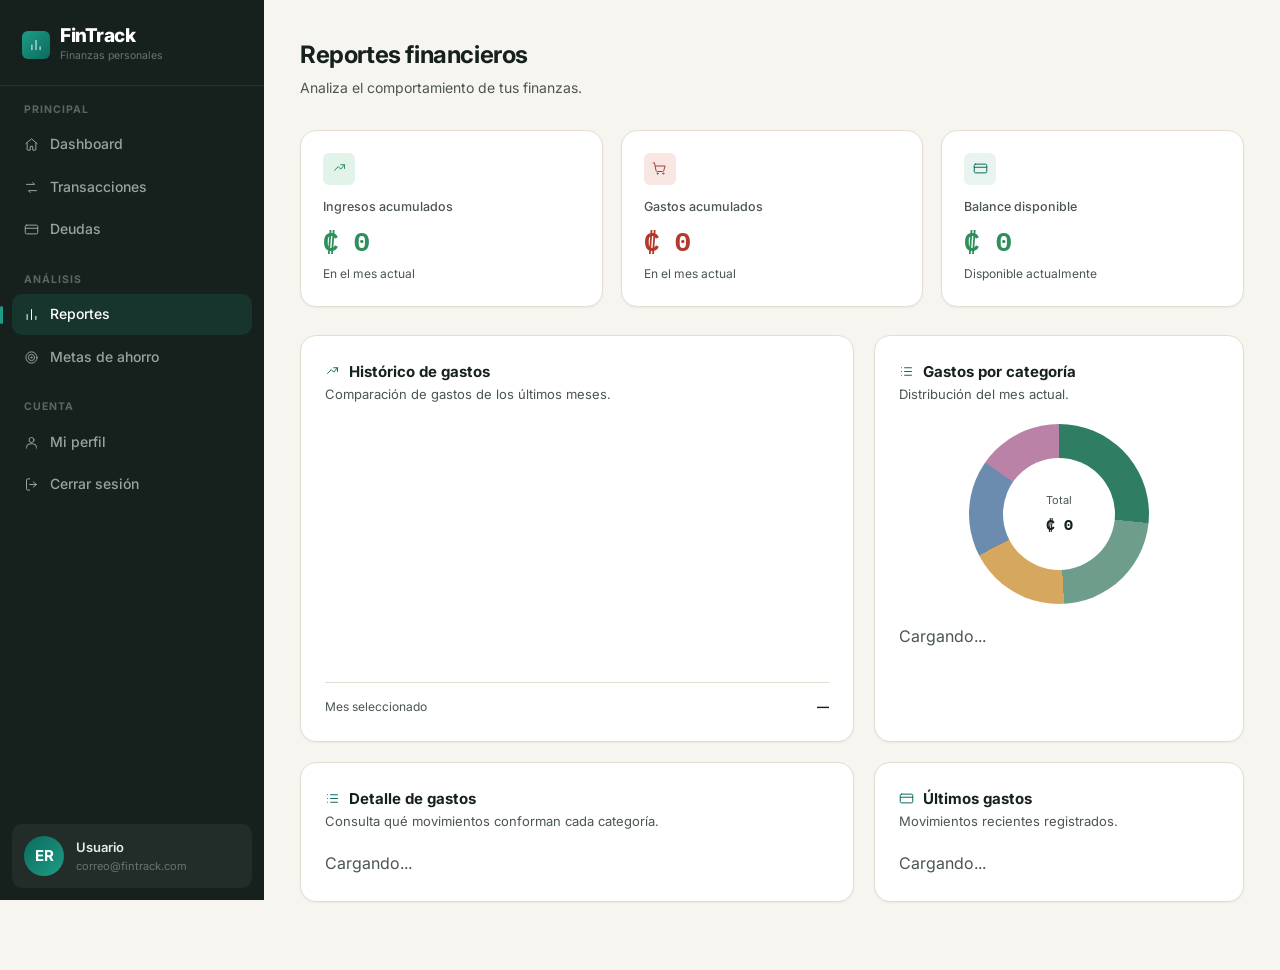
<file: reportes.html>
<!DOCTYPE html>
<html lang="es">

<head>

    <meta charset="UTF-8">

    <meta
        name="viewport"
        content="width=device-width, initial-scale=1.0"
    >

    <title>
        Reportes – FinTrack Web
    </title>

    <link
        rel="stylesheet"
        href="css/style.css"
    >

</head>


<body>


<div class="layout">


    <!-- =====================================================
         SIDEBAR
    ====================================================== -->

    <aside class="sidebar">


        <div class="sidebar-logo">

            <div class="mark">

                <svg class="icon">
                    <use href="assets/icons.svg#icon-bar-chart"></use>
                </svg>

            </div>


            <div>

                <div class="brand">
                    FinTrack
                </div>

                <span class="tagline">
                    Finanzas personales
                </span>

            </div>

        </div>


        <nav class="sidebar-nav">


            <!-- PRINCIPAL -->

            <div class="nav-section">

                <span class="nav-label">
                    Principal
                </span>


                <a
                    href="dashboard.html"
                    class="nav-item"
                >

                    <svg class="icon">
                        <use href="assets/icons.svg#icon-home"></use>
                    </svg>

                    Dashboard

                </a>


                <a
                    href="transacciones.html"
                    class="nav-item"
                >

                    <svg class="icon">
                        <use href="assets/icons.svg#icon-exchange"></use>
                    </svg>

                    Transacciones

                </a>


                <a
                    href="deudas.html"
                    class="nav-item"
                >

                    <svg class="icon">
                        <use href="assets/icons.svg#icon-credit-card"></use>
                    </svg>

                    Deudas

                </a>

            </div>



            <!-- ANÁLISIS -->

            <div class="nav-section">

                <span class="nav-label">
                    Análisis
                </span>


                <a
                    href="reportes.html"
                    class="nav-item active"
                >

                    <svg class="icon">
                        <use href="assets/icons.svg#icon-bar-chart"></use>
                    </svg>

                    Reportes

                </a>


                <a
                    href="metas.html"
                    class="nav-item"
                >

                    <svg class="icon">
                        <use href="assets/icons.svg#icon-target"></use>
                    </svg>

                    Metas de ahorro

                </a>

            </div>



            <!-- CUENTA -->

            <div class="nav-section">

                <span class="nav-label">
                    Cuenta
                </span>


                <a
                    href="perfil.html"
                    class="nav-item"
                >

                    <svg class="icon">
                        <use href="assets/icons.svg#icon-user"></use>
                    </svg>

                    Mi perfil

                </a>


                <a
                    href="index.html"
                    class="nav-item logout-link"
                >

                    <svg class="icon">
                        <use href="assets/icons.svg#icon-log-out"></use>
                    </svg>

                    Cerrar sesión

                </a>

            </div>


        </nav>



        <!-- USUARIO -->

        <div class="sidebar-user">

            <div
                class="avatar"
                id="avatarUsuario"
            >
                ER
            </div>


            <div>

                <div
                    class="s-name"
                    id="nombreUsuario"
                >
                    Usuario
                </div>


                <div
                    class="s-email"
                    id="correoUsuario"
                >
                    correo@fintrack.com
                </div>

            </div>

        </div>


    </aside>



    <!-- =====================================================
         CONTENIDO
    ====================================================== -->

    <main class="main">


        <!-- ENCABEZADO -->

        <div class="page-header">

            <div>

                <h2>
                    Reportes financieros
                </h2>

                <div class="sub">
                    Analiza el comportamiento de tus finanzas.
                </div>

            </div>

        </div>



        <!-- =====================================================
             RESUMEN
        ====================================================== -->

        <div class="stats-grid-3">


            <!-- INGRESOS -->

            <div class="stat-card">

                <div class="ic ic-green">

                    <svg class="icon">
                        <use href="assets/icons.svg#icon-trending-up"></use>
                    </svg>

                </div>


                <div class="lbl">
                    Ingresos acumulados
                </div>


                <div
                    class="val green num"
                    id="reporteIngresos"
                >
                    ₡ 0
                </div>


                <div
                    class="chg"
                    id="reporteTextoIngresos"
                >
                    En el mes actual
                </div>

            </div>



            <!-- GASTOS -->

            <div class="stat-card">

                <div class="ic ic-red">

                    <svg class="icon">
                        <use href="assets/icons.svg#icon-cart"></use>
                    </svg>

                </div>


                <div class="lbl">
                    Gastos acumulados
                </div>


                <div
                    class="val red num"
                    id="reporteGastos"
                >
                    ₡ 0
                </div>


                <div
                    class="chg"
                    id="reporteTextoGastos"
                >
                    En el mes actual
                </div>

            </div>



            <!-- BALANCE -->

            <div class="stat-card">

                <div class="ic ic-teal">

                    <svg class="icon">
                        <use href="assets/icons.svg#icon-credit-card"></use>
                    </svg>

                </div>


                <div class="lbl">
                    Balance disponible
                </div>


                <div
                    class="val green num"
                    id="reporteBalance"
                >
                    ₡ 0
                </div>


                <div class="chg">
                    Disponible actualmente
                </div>

            </div>


        </div>



        <!-- =====================================================
             FILA PRINCIPAL
        ====================================================== -->

        <div class="reports-main-grid">


            <!-- =================================================
                 HISTÓRICO
            ================================================== -->

            <div class="card report-history-card">


                <div class="report-card-header">

                    <div>

                        <div class="card-title mb-0">

                            <svg class="icon">
                                <use href="assets/icons.svg#icon-trending-up"></use>
                            </svg>

                            Histórico de gastos

                        </div>


                        <div class="text-muted text-sm">
                            Comparación de gastos de los últimos meses.
                        </div>

                    </div>

                </div>



                <div
                    class="bar-chart report-bar-chart"
                    id="reporteHistorico"
                >
                </div>



                <div class="report-selected-month">

                    <span>
                        Mes seleccionado
                    </span>

                    <strong id="reporteMes">
                        —
                    </strong>

                </div>


            </div>



            <!-- =================================================
                 GASTOS POR CATEGORÍA
            ================================================== -->

            <div class="card report-category-card">


                <div class="report-card-header">

                    <div>

                        <div class="card-title mb-0">

                            <svg class="icon">
                                <use href="assets/icons.svg#icon-list"></use>
                            </svg>

                            Gastos por categoría

                        </div>


                        <div
                            class="text-muted text-sm"
                            id="reporteTextoCategorias"
                        >
                            Distribución del mes actual.
                        </div>

                    </div>

                </div>



                <!-- DONA -->

                <div class="report-donut-wrap">

                    <div
                        class="report-donut"
                        id="reporteDona"
                    >

                        <div class="report-donut-center">

                            <span>
                                Total
                            </span>

                            <strong
                                class="num"
                                id="reporteTotalGastos"
                            >
                                ₡ 0
                            </strong>

                        </div>

                    </div>

                </div>



                <!-- CATEGORÍAS -->

                <div
                    class="report-category-list"
                    id="reporteCategorias"
                >

                    <div class="text-muted">
                        Cargando...
                    </div>

                </div>


            </div>


        </div>



        <!-- =====================================================
             FILA INFERIOR
        ====================================================== -->

        <div class="reports-bottom-grid">


            <!-- =================================================
                 DETALLE
            ================================================== -->

            <div class="card report-detail-card">


                <div class="report-card-header">

                    <div>

                        <div class="card-title mb-0">

                            <svg class="icon">
                                <use href="assets/icons.svg#icon-list"></use>
                            </svg>

                            Detalle de gastos

                        </div>


                        <div class="text-muted text-sm">
                            Consulta qué movimientos conforman cada categoría.
                        </div>

                    </div>

                </div>



                <div
                    class="report-detail-list"
                    id="reporteDetalle"
                >

                    <div class="text-muted">
                        Cargando...
                    </div>

                </div>


            </div>



            <!-- =================================================
                 ÚLTIMOS GASTOS
            ================================================== -->

            <div class="card report-recent-card">


                <div class="report-card-header">

                    <div>

                        <div class="card-title mb-0">

                            <svg class="icon">
                                <use href="assets/icons.svg#icon-credit-card"></use>
                            </svg>

                            Últimos gastos

                        </div>


                        <div class="text-muted text-sm">
                            Movimientos recientes registrados.
                        </div>

                    </div>

                </div>



                <div
                    class="report-recent-list"
                    id="reporteUltimos"
                >

                    <div class="text-muted">
                        Cargando...
                    </div>

                </div>


            </div>


        </div>


    </main>

</div>



<!-- =====================================================
     JAVASCRIPT GENERAL
===================================================== -->

<script src="js/app.js"></script>



<!-- =====================================================
     REPORTES MYSQL
===================================================== -->

<script>

document.addEventListener(
    "DOMContentLoaded",
    function () {


        // =====================================================
        // USUARIO
        // =====================================================

        const usuarioGuardado =
            sessionStorage.getItem(
                "fintrackUsuarioActual"
            );


        if (!usuarioGuardado) {

            console.error(
                "No hay usuario iniciado."
            );

            return;

        }


        const usuario =
            JSON.parse(
                usuarioGuardado
            );


        // =====================================================
        // USUARIO SIDEBAR
        // =====================================================

        const nombreUsuario =
            document.getElementById(
                "nombreUsuario"
            );

        const correoUsuario =
            document.getElementById(
                "correoUsuario"
            );

        const avatarUsuario =
            document.getElementById(
                "avatarUsuario"
            );


        if (nombreUsuario) {

            nombreUsuario.textContent =
                (
                    usuario.nombre || ""
                ) +
                " " +
                (
                    usuario.apellidos || ""
                );

        }


        if (correoUsuario) {

            correoUsuario.textContent =
                usuario.correo || "";

        }


        if (avatarUsuario) {

            const inicialNombre =
                (
                    usuario.nombre || "U"
                )
                .charAt(0)
                .toUpperCase();


            const inicialApellido =
                (
                    usuario.apellidos || ""
                )
                .charAt(0)
                .toUpperCase();


            avatarUsuario.textContent =
                inicialNombre +
                inicialApellido;

        }



        // =====================================================
        // ELEMENTOS
        // =====================================================

        const reporteIngresos =
            document.getElementById(
                "reporteIngresos"
            );

        const reporteGastos =
            document.getElementById(
                "reporteGastos"
            );

        const reporteBalance =
            document.getElementById(
                "reporteBalance"
            );

        const reporteHistorico =
            document.getElementById(
                "reporteHistorico"
            );

        const reporteMes =
            document.getElementById(
                "reporteMes"
            );

        const reporteTotalGastos =
            document.getElementById(
                "reporteTotalGastos"
            );

        const reporteCategorias =
            document.getElementById(
                "reporteCategorias"
            );

        const reporteDetalle =
            document.getElementById(
                "reporteDetalle"
            );

        const reporteUltimos =
            document.getElementById(
                "reporteUltimos"
            );

        const reporteDona =
            document.getElementById(
                "reporteDona"
            );

        const reporteTextoIngresos =
            document.getElementById(
                "reporteTextoIngresos"
            );

        const reporteTextoGastos =
            document.getElementById(
                "reporteTextoGastos"
            );

        const reporteTextoCategorias =
            document.getElementById(
                "reporteTextoCategorias"
            );



        // =====================================================
        // MONEDA
        // =====================================================

        function moneda(valor) {

            const numero =
                Number(valor) || 0;


            return (
                "₡ " +
                numero.toLocaleString(
                    "es-CR",
                    {
                        maximumFractionDigits: 0
                    }
                )
            );

        }



        // =====================================================
        // MONEDA CORTA
        // =====================================================

        function monedaCorta(valor) {

            const numero =
                Number(valor) || 0;


            if (numero >= 1000000) {

                return (
                    "₡" +
                    (
                        numero /
                        1000000
                    ).toFixed(1) +
                    "M"
                );

            }


            if (numero >= 1000) {

                return (
                    "₡" +
                    Math.round(
                        numero /
                        1000
                    ) +
                    "k"
                );

            }


            return (
                "₡" +
                numero
            );

        }



        // =====================================================
        // NOMBRE MES
        // =====================================================

        function nombreMes(numero) {

            const meses = [
                "",
                "Enero",
                "Febrero",
                "Marzo",
                "Abril",
                "Mayo",
                "Junio",
                "Julio",
                "Agosto",
                "Septiembre",
                "Octubre",
                "Noviembre",
                "Diciembre"
            ];


            return (
                meses[
                    Number(numero)
                ] || ""
            );

        }



        // =====================================================
        // FECHA
        // =====================================================

        function fechaReporte(fechaTexto) {

            if (!fechaTexto) {

                return "";

            }


            const partes =
                fechaTexto.split("-");


            if (partes.length !== 3) {

                return fechaTexto;

            }


            const fecha =
                new Date(
                    Number(partes[0]),
                    Number(partes[1]) - 1,
                    Number(partes[2])
                );


            return fecha.toLocaleDateString(
                "es-CR",
                {
                    day: "numeric",
                    month: "short",
                    year: "numeric"
                }
            );

        }



        // =====================================================
        // CARGAR REPORTES
        // =====================================================

        async function cargarReportes() {


            try {


                const respuesta =
                    await fetch(
                        "backend/reportes.php?usuario_id=" +
                        encodeURIComponent(
                            usuario.id
                        )
                    );


                if (!respuesta.ok) {

                    throw new Error(
                        "Error HTTP: " +
                        respuesta.status
                    );

                }


                const datos =
                    await respuesta.json();


                console.log(
                    "DATOS REPORTES:",
                    datos
                );


                if (!datos.ok) {

                    console.error(
                        datos.mensaje
                    );

                    return;

                }



                // =================================================
                // RESUMEN
                // =================================================

                reporteIngresos.textContent =
                    moneda(
                        datos.ingresosMes
                    );


                reporteGastos.textContent =
                    moneda(
                        datos.gastosMes
                    );


                reporteBalance.textContent =
                    moneda(
                        datos.usuario.balance
                    );



                // =================================================
                // TEXTO MES
                // =================================================

                const textoMes =
                    nombreMes(
                        datos.mesActual
                    ) +
                    " " +
                    datos.anioActual;


                reporteMes.textContent =
                    textoMes;


                if (
                    reporteTextoIngresos
                ) {

                    reporteTextoIngresos.textContent =
                        "En lo que va de " +
                        nombreMes(
                            datos.mesActual
                        ).toLowerCase();

                }


                if (
                    reporteTextoGastos
                ) {

                    reporteTextoGastos.textContent =
                        "En lo que va de " +
                        nombreMes(
                            datos.mesActual
                        ).toLowerCase();

                }


                if (
                    reporteTextoCategorias
                ) {

                    reporteTextoCategorias.textContent =
                        "Distribución de " +
                        textoMes +
                        ".";

                }



                // =================================================
                // TOTAL DONA
                // =================================================

                reporteTotalGastos.textContent =
                    moneda(
                        datos.gastosMes
                    );



                // =================================================
                // HISTÓRICO
                // =================================================

                reporteHistorico.innerHTML =
                    "";


                const maximo =
                    Math.max(
                        ...datos.historico.map(
                            function (item) {

                                return (
                                    Number(
                                        item.total
                                    ) || 0
                                );

                            }
                        ),
                        1
                    );


                datos.historico.forEach(
                    function (
                        item,
                        indice
                    ) {


                        const total =
                            Number(
                                item.total
                            ) || 0;


                        const porcentaje =
                            (
                                total /
                                maximo
                            ) *
                            100;


                        const columna =
                            document.createElement(
                                "div"
                            );


                        columna.className =
                            "bar-col report-month";


                        if (
                            indice ===
                            datos.historico.length - 1
                        ) {

                            columna.classList.add(
                                "active"
                            );

                        }


                        columna.innerHTML = `

                            <span
                                class="bar-val num"
                            >
                                ${monedaCorta(total)}
                            </span>


                            <div class="bar-track">

                                <div
                                    class="bar-fill expense"
                                    style="
                                        height:
                                        ${
                                            Math.max(
                                                porcentaje,
                                                total > 0
                                                    ? 5
                                                    : 0
                                            )
                                        }%;
                                    "
                                >
                                </div>

                            </div>


                            <span class="bar-lbl">

                                ${
                                    nombreMes(
                                        item.mes
                                    )
                                }

                            </span>

                        `;


                        reporteHistorico.appendChild(
                            columna
                        );

                    }
                );



                // =================================================
                // CATEGORÍAS
                // =================================================

                reporteCategorias.innerHTML =
                    "";


                reporteDetalle.innerHTML =
                    "";


                const categorias =
                    datos.categorias || [];


                if (
                    categorias.length === 0
                ) {

                    reporteCategorias.innerHTML = `

                        <div
                            class="text-muted text-sm"
                        >
                            No hay gastos registrados.
                        </div>

                    `;


                    reporteDetalle.innerHTML = `

                        <div
                            class="text-muted text-sm"
                        >
                            No hay gastos registrados.
                        </div>

                    `;

                }



                // =================================================
                // DONA
                // =================================================

                const colores = [
                    "#23866f",
                    "#73a392",
                    "#dcae5d",
                    "#6d93b6",
                    "#b77c9f",
                    "#de725e",
                    "#7e7aa8",
                    "#9a856d"
                ];


                let acumulado =
                    0;


                const partesDona =
                    [];


                const totalCategorias =
                    categorias.reduce(
                        function (
                            acumulador,
                            categoria
                        ) {

                            return (
                                acumulador +
                                (
                                    Number(
                                        categoria.total
                                    ) || 0
                                )
                            );

                        },
                        0
                    );



                categorias.forEach(
                    function (
                        categoria,
                        indice
                    ) {


                        const totalCategoria =
                            Number(
                                categoria.total
                            ) || 0;


                        const porcentaje =
                            totalCategorias > 0
                                ?
                                    (
                                        totalCategoria /
                                        totalCategorias
                                    ) *
                                    100
                                :
                                    0;


                        const inicio =
                            acumulado;


                        acumulado +=
                            porcentaje;


                        partesDona.push(
                            colores[
                                indice %
                                colores.length
                            ] +
                            " " +
                            inicio +
                            "% " +
                            acumulado +
                            "%"
                        );



                        // =========================================
                        // LISTA CATEGORÍAS
                        // =========================================

                        const fila =
                            document.createElement(
                                "div"
                            );


                        fila.className =
                            "report-category-item";


                        fila.innerHTML = `

                            <div>

                                <span
                                    class="report-dot"
                                    style="
                                        background:
                                        ${
                                            colores[
                                                indice %
                                                colores.length
                                            ]
                                        };
                                    "
                                >
                                </span>

                                ${categoria.categoria}

                            </div>


                            <strong
                                class="num"
                            >

                                ${
                                    moneda(
                                        categoria.total
                                    )
                                }

                            </strong>

                        `;


                        reporteCategorias.appendChild(
                            fila
                        );



                        // =========================================
                        // DETALLE
                        // =========================================

                        const detalle =
                            document.createElement(
                                "div"
                            );


                        detalle.className =
                            "report-detail-item";


                        detalle.innerHTML = `

                            <div>

                                <strong>

                                    ${
                                        categoria.categoria
                                    }

                                </strong>

                                <span class="num">

                                    ${
                                        moneda(
                                            categoria.total
                                        )
                                    }

                                </span>

                            </div>


                            <button
                                type="button"
                                class="
                                    btn
                                    btn-ghost
                                    btn-sm
                                    report-view-button
                                "
                            >

                                Ver gastos

                            </button>

                        `;



                        // =========================================
                        // VER GASTOS
                        // =========================================

                        const boton =
                            detalle.querySelector(
                                ".report-view-button"
                            );


                        boton.addEventListener(
                            "click",
                            function () {


                                const movimientos =
                                    (
                                        datos.movimientos ||
                                        []
                                    )
                                    .filter(
                                        function (
                                            movimiento
                                        ) {

                                            return (
                                                movimiento
                                                    .categoria ===
                                                categoria
                                                    .categoria
                                            );

                                        }
                                    );


                                if (
                                    movimientos.length === 0
                                ) {

                                    alert(
                                        "No hay movimientos."
                                    );

                                    return;

                                }


                                let texto =
                                    categoria.categoria +
                                    "\n\n";


                                movimientos.forEach(
                                    function (
                                        movimiento
                                    ) {


                                        texto +=
                                            (
                                                movimiento
                                                    .comercio_persona ||
                                                movimiento
                                                    .descripcion ||
                                                "Movimiento"
                                            ) +
                                            " — " +
                                            moneda(
                                                movimiento
                                                    .monto
                                            ) +
                                            "\n";

                                    }
                                );


                                alert(
                                    texto
                                );

                            }
                        );


                        reporteDetalle.appendChild(
                            detalle
                        );


                    }
                );



                // =================================================
                // ACTUALIZAR DONA
                // =================================================

                if (
                    reporteDona &&
                    partesDona.length > 0
                ) {

                    reporteDona.style.background =
                        "conic-gradient(" +
                        partesDona.join(",") +
                        ")";

                }



                // =================================================
                // ÚLTIMOS GASTOS
                // =================================================

                reporteUltimos.innerHTML =
                    "";


                const ultimos =
                    datos.ultimosGastos ||
                    [];


                if (
                    ultimos.length === 0
                ) {

                    reporteUltimos.innerHTML = `

                        <div
                            class="text-muted text-sm"
                        >
                            No tienes gastos recientes.
                        </div>

                    `;

                }


                ultimos.forEach(
                    function (gasto) {


                        const fila =
                            document.createElement(
                                "div"
                            );


                        fila.className =
                            "report-recent-item";


                        fila.innerHTML = `

                            <div>

                                <strong>

                                    ${
                                        gasto
                                            .comercio_persona ||
                                        gasto
                                            .descripcion ||
                                        "Movimiento"
                                    }

                                </strong>


                                <span>

                                    ${
                                        gasto.categoria
                                    }

                                    ·

                                    ${
                                        fechaReporte(
                                            gasto.fecha
                                        )
                                    }

                                </span>

                            </div>


                            <strong
                                class="text-red num"
                            >

                                -${
                                    moneda(
                                        gasto.monto
                                    )
                                }

                            </strong>

                        `;


                        reporteUltimos.appendChild(
                            fila
                        );


                    }
                );


            }
            catch (error) {


                console.error(
                    "ERROR REPORTES:",
                    error
                );


                alert(
                    "No se pudieron cargar los reportes."
                );


            }


        }



        // =====================================================
        // EJECUTAR
        // =====================================================

        cargarReportes();


    }
);

</script>


</body>
</html>
</file>
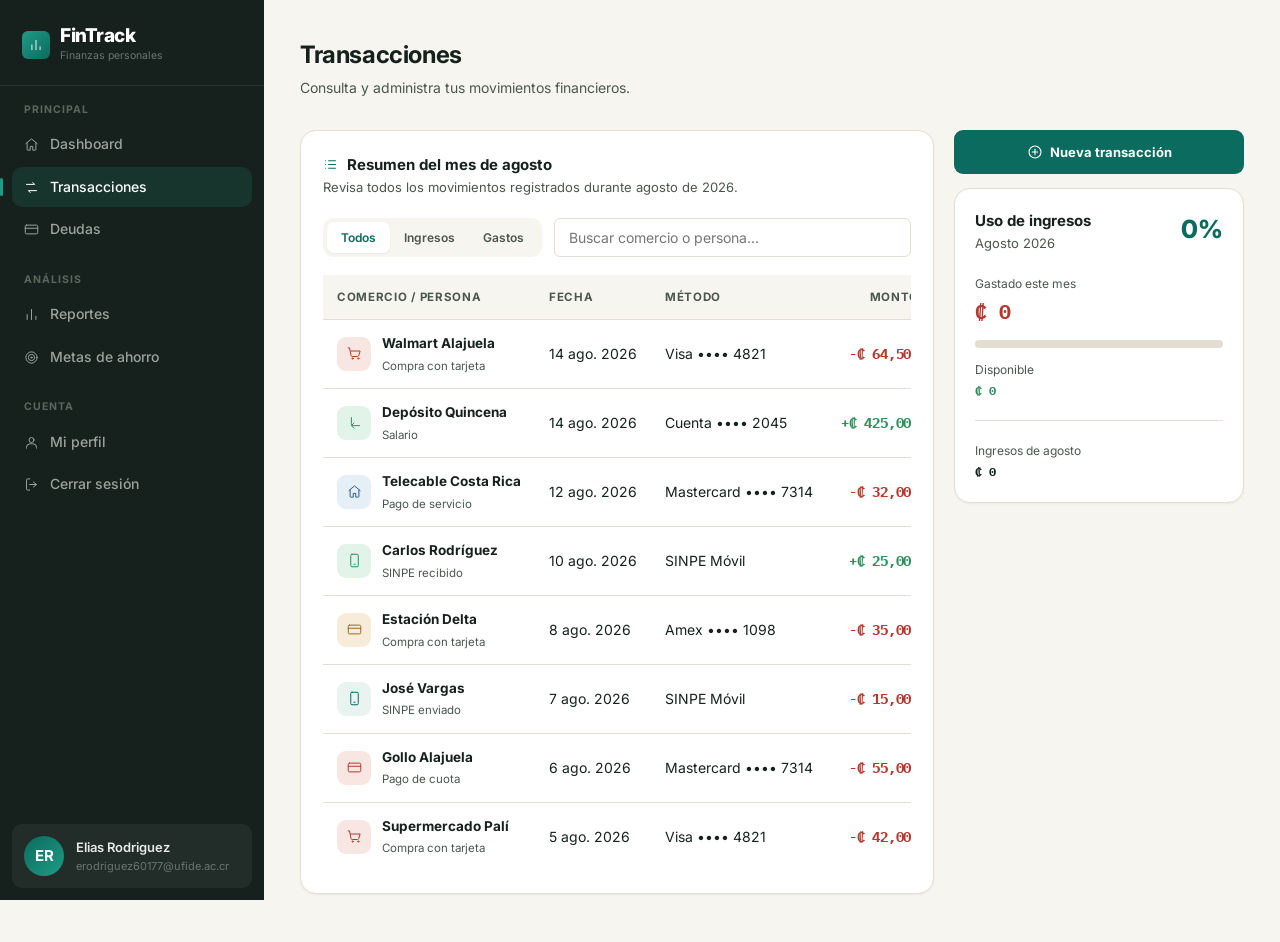
<file: transacciones.html>
<!DOCTYPE html>
<html lang="es">

<head>
    <meta charset="UTF-8">

    <meta
        name="viewport"
        content="width=device-width, initial-scale=1.0"
    >

    <title>
        Transacciones – FinTrack Web
    </title>

    <link
        rel="stylesheet"
        href="css/style.css"
    >
</head>


<body>

<div class="layout">

    <!-- =====================================================
         SIDEBAR
    ====================================================== -->

    <aside class="sidebar">

        <div class="sidebar-logo">

            <div class="mark">

                <svg class="icon">
                    <use href="assets/icons.svg#icon-bar-chart"></use>
                </svg>

            </div>


            <div>

                <div class="brand">
                    FinTrack
                </div>

                <span class="tagline">
                    Finanzas personales
                </span>

            </div>

        </div>


        <nav class="sidebar-nav">

            <!-- PRINCIPAL -->

            <div class="nav-section">

                <span class="nav-label">
                    Principal
                </span>

                <a
                    href="dashboard.html"
                    class="nav-item"
                >

                    <svg class="icon">
                        <use href="assets/icons.svg#icon-home"></use>
                    </svg>

                    Dashboard

                </a>


                <a
                    href="transacciones.html"
                    class="nav-item active"
                >

                    <svg class="icon">
                        <use href="assets/icons.svg#icon-exchange"></use>
                    </svg>

                    Transacciones

                </a>


                <a
                    href="deudas.html"
                    class="nav-item"
                >

                    <svg class="icon">
                        <use href="assets/icons.svg#icon-credit-card"></use>
                    </svg>

                    Deudas

                </a>

            </div>


            <!-- ANÁLISIS -->

            <div class="nav-section">

                <span class="nav-label">
                    Análisis
                </span>

                <a
                    href="reportes.html"
                    class="nav-item"
                >

                    <svg class="icon">
                        <use href="assets/icons.svg#icon-bar-chart"></use>
                    </svg>

                    Reportes

                </a>


                <a
                    href="metas.html"
                    class="nav-item"
                >

                    <svg class="icon">
                        <use href="assets/icons.svg#icon-target"></use>
                    </svg>

                    Metas de ahorro

                </a>

            </div>


            <!-- CUENTA -->

            <div class="nav-section">

                <span class="nav-label">
                    Cuenta
                </span>

                <a
                    href="perfil.html"
                    class="nav-item"
                >

                    <svg class="icon">
                        <use href="assets/icons.svg#icon-user"></use>
                    </svg>

                    Mi perfil

                </a>


                <a
                    href="index.html"
                    class="nav-item logout-link"
                >

                    <svg class="icon">
                        <use href="assets/icons.svg#icon-log-out"></use>
                    </svg>

                    Cerrar sesión

                </a>

            </div>

        </nav>


        <!-- USUARIO -->

        <div class="sidebar-user">

            <div
                class="avatar"
                id="avatarUsuario"
            >
                ER
            </div>


            <div>

                <div
                    class="s-name"
                    id="nombreUsuario"
                >
                    Elias Rodriguez
                </div>

                <div
                    class="s-email"
                    id="correoUsuario"
                >
                    erodriguez60177@ufide.ac.cr
                </div>

            </div>

        </div>

    </aside>



    <!-- =====================================================
         CONTENIDO
    ====================================================== -->

   <main class="main">

    <!-- =====================================================
         ENCABEZADO
    ====================================================== -->

    <div class="page-header">

        <div>

            <h2>
                Transacciones
            </h2>

            <div class="sub">
                Consulta y administra tus movimientos financieros.
            </div>

        </div>

    </div>



    <!-- =====================================================
         CONTENIDO PRINCIPAL
    ====================================================== -->

    <div class="transactions-layout">


        <!-- =================================================
             IZQUIERDA
        ================================================== -->

        <div class="card transaction-history-card">


            <!-- TÍTULO DEL RESUMEN -->

            <div class="transaction-history-header">

                <div>

                    <div class="card-title mb-0">

                        <svg class="icon">
                            <use href="assets/icons.svg#icon-list"></use>
                        </svg>

                        Resumen del mes de agosto

                    </div>

                    <div class="text-muted text-sm">
                        Revisa todos los movimientos registrados durante agosto de 2026.
                    </div>

                </div>

            </div>



            <!-- =================================================
                 FILTROS
            ================================================== -->

            <div class="transaction-filters compact">

                <!-- TODOS / INGRESOS / GASTOS -->

                <div class="transaction-filter-tabs">

                    <button
                        type="button"
                        class="transaction-filter active"
                        data-tipo="todos"
                    >
                        Todos
                    </button>


                    <button
                        type="button"
                        class="transaction-filter"
                        data-tipo="ingreso"
                    >
                        Ingresos
                    </button>


                    <button
                        type="button"
                        class="transaction-filter"
                        data-tipo="gasto"
                    >
                        Gastos
                    </button>

                </div>


                <!-- BUSCADOR -->

                <input
                    type="text"
                    class="form-control transaction-search"
                    id="buscarTransaccion"
                    placeholder="Buscar comercio o persona..."
                >

            </div>



            <!-- =================================================
                 TABLA
            ================================================== -->

            <div class="table-wrap">

                <table class="transaction-table compact">

                    <thead>

                        <tr>

                            <th>
                                Comercio / Persona
                            </th>

                            <th>
                                Fecha
                            </th>

                            <th>
                                Método
                            </th>

                            <th style="text-align:right;">
                                Monto
                            </th>

                        </tr>

                    </thead>


                    <tbody id="tablaTransacciones">


                        <!-- WALMART -->

                        <tr
                            data-tipo="gasto"
                            data-metodo="visa"
                        >

                            <td>

                                <div class="transaction-main">

                                    <div class="transaction-merchant-icon ic-red">

                                        <svg class="icon">
                                            <use href="assets/icons.svg#icon-cart"></use>
                                        </svg>

                                    </div>


                                    <div>

                                        <strong>
                                            Walmart Alajuela
                                        </strong>

                                        <span>
                                            Compra con tarjeta
                                        </span>

                                    </div>

                                </div>

                            </td>


                            <td>
                                14 ago. 2026
                            </td>


                            <td>
                                Visa •••• 4821
                            </td>


                            <td
                                class="text-red fw-700 num"
                                style="text-align:right;"
                            >
                                -₡ 64,500
                            </td>

                        </tr>



                        <!-- DEPÓSITO QUINCENA -->

                        <tr
                            data-tipo="ingreso"
                            data-metodo="cuenta"
                        >

                            <td>

                                <div class="transaction-main">

                                    <div class="transaction-merchant-icon ic-green">

                                        <svg class="icon">
                                            <use href="assets/icons.svg#icon-arrow-down-left"></use>
                                        </svg>

                                    </div>


                                    <div>

                                        <strong>
                                            Depósito Quincena
                                        </strong>

                                        <span>
                                            Salario
                                        </span>

                                    </div>

                                </div>

                            </td>


                            <td>
                                14 ago. 2026
                            </td>


                            <td>
                                Cuenta •••• 2045
                            </td>


                            <td
                                class="text-green fw-700 num"
                                style="text-align:right;"
                            >
                                +₡ 425,000
                            </td>

                        </tr>



                        <!-- TELECABLE -->

                        <tr
                            data-tipo="gasto"
                            data-metodo="mastercard"
                        >

                            <td>

                                <div class="transaction-main">

                                    <div class="transaction-merchant-icon ic-blue">

                                        <svg class="icon">
                                            <use href="assets/icons.svg#icon-home"></use>
                                        </svg>

                                    </div>


                                    <div>

                                        <strong>
                                            Telecable Costa Rica
                                        </strong>

                                        <span>
                                            Pago de servicio
                                        </span>

                                    </div>

                                </div>

                            </td>


                            <td>
                                12 ago. 2026
                            </td>


                            <td>
                                Mastercard •••• 7314
                            </td>


                            <td
                                class="text-red fw-700 num"
                                style="text-align:right;"
                            >
                                -₡ 32,000
                            </td>

                        </tr>



                        <!-- SINPE RECIBIDO -->

                        <tr
                            data-tipo="ingreso"
                            data-metodo="sinpe"
                        >

                            <td>

                                <div class="transaction-main">

                                    <div class="transaction-merchant-icon ic-green">

                                        <svg class="icon">
                                            <use href="assets/icons.svg#icon-smartphone"></use>
                                        </svg>

                                    </div>


                                    <div>

                                        <strong>
                                            Carlos Rodríguez
                                        </strong>

                                        <span>
                                            SINPE recibido
                                        </span>

                                    </div>

                                </div>

                            </td>


                            <td>
                                10 ago. 2026
                            </td>


                            <td>
                                SINPE Móvil
                            </td>


                            <td
                                class="text-green fw-700 num"
                                style="text-align:right;"
                            >
                                +₡ 25,000
                            </td>

                        </tr>



                        <!-- DELTA -->

                        <tr
                            data-tipo="gasto"
                            data-metodo="amex"
                        >

                            <td>

                                <div class="transaction-main">

                                    <div class="transaction-merchant-icon ic-yellow">

                                        <svg class="icon">
                                            <use href="assets/icons.svg#icon-credit-card"></use>
                                        </svg>

                                    </div>


                                    <div>

                                        <strong>
                                            Estación Delta
                                        </strong>

                                        <span>
                                            Compra con tarjeta
                                        </span>

                                    </div>

                                </div>

                            </td>


                            <td>
                                8 ago. 2026
                            </td>


                            <td>
                                Amex •••• 1098
                            </td>


                            <td
                                class="text-red fw-700 num"
                                style="text-align:right;"
                            >
                                -₡ 35,000
                            </td>

                        </tr>



                        <!-- SINPE ENVIADO -->

                        <tr
                            data-tipo="gasto"
                            data-metodo="sinpe"
                        >

                            <td>

                                <div class="transaction-main">

                                    <div class="transaction-merchant-icon ic-teal">

                                        <svg class="icon">
                                            <use href="assets/icons.svg#icon-smartphone"></use>
                                        </svg>

                                    </div>


                                    <div>

                                        <strong>
                                            José Vargas
                                        </strong>

                                        <span>
                                            SINPE enviado
                                        </span>

                                    </div>

                                </div>

                            </td>


                            <td>
                                7 ago. 2026
                            </td>


                            <td>
                                SINPE Móvil
                            </td>


                            <td
                                class="text-red fw-700 num"
                                style="text-align:right;"
                            >
                                -₡ 15,000
                            </td>

                        </tr>



                        <!-- GOLLO -->

                        <tr
                            data-tipo="gasto"
                            data-metodo="mastercard"
                        >

                            <td>

                                <div class="transaction-main">

                                    <div class="transaction-merchant-icon ic-red">

                                        <svg class="icon">
                                            <use href="assets/icons.svg#icon-credit-card"></use>
                                        </svg>

                                    </div>


                                    <div>

                                        <strong>
                                            Gollo Alajuela
                                        </strong>

                                        <span>
                                            Pago de cuota
                                        </span>

                                    </div>

                                </div>

                            </td>


                            <td>
                                6 ago. 2026
                            </td>


                            <td>
                                Mastercard •••• 7314
                            </td>


                            <td
                                class="text-red fw-700 num"
                                style="text-align:right;"
                            >
                                -₡ 55,000
                            </td>

                        </tr>



                        <!-- PALI -->

                        <tr
                            data-tipo="gasto"
                            data-metodo="visa"
                        >

                            <td>

                                <div class="transaction-main">

                                    <div class="transaction-merchant-icon ic-red">

                                        <svg class="icon">
                                            <use href="assets/icons.svg#icon-cart"></use>
                                        </svg>

                                    </div>


                                    <div>

                                        <strong>
                                            Supermercado Palí
                                        </strong>

                                        <span>
                                            Compra con tarjeta
                                        </span>

                                    </div>

                                </div>

                            </td>


                            <td>
                                5 ago. 2026
                            </td>


                            <td>
                                Visa •••• 4821
                            </td>


                            <td
                                class="text-red fw-700 num"
                                style="text-align:right;"
                            >
                                -₡ 42,000
                            </td>

                        </tr>

                    </tbody>

                </table>

            </div>

        </div>



        <!-- =================================================
             DERECHA
        ================================================== -->

        <aside class="transaction-side">


            <!-- NUEVA TRANSACCIÓN -->

            <button
                type="button"
                class="btn btn-primary transaction-new-button"
                id="btnNuevaTransaccion"
            >

                <svg class="icon">
                    <use href="assets/icons.svg#icon-plus-circle"></use>
                </svg>

                Nueva transacción

            </button>



            <!-- =================================================
                 USO DE INGRESOS
            ================================================== -->

            <div class="card transaction-consumption-card">

                <div class="transaction-consumption-header">

    <div>

        <div class="card-title mb-0">
            Uso de ingresos
        </div>

        <div class="text-muted text-sm">
            Agosto 2026
        </div>

    </div>


    <div
        class="transaction-consumption-percent"
        id="porcentajeUsoTransacciones">
        0%
    </div>

</div>


<!-- GASTADO -->

<div class="transaction-side-amount">

    <span>
        Gastado este mes
    </span>

    <strong
        class="num text-red"
        id="gastosTransacciones">
        ₡ 0
    </strong>

</div>


<!-- BARRA -->

<div class="usage-bar transaction-usage-bar">

    <div
        class="usage-progress"
        id="barraUsoTransacciones"
        style="width: 0%;">
    </div>

</div>


<!-- DISPONIBLE -->

<div class="transaction-side-footer">

    <span>
        Disponible
    </span>

    <strong
        class="num text-green"
        id="balanceTransacciones">
        ₡ 0
    </strong>

</div>


<div class="divider"></div>


<!-- INGRESOS -->

<div class="transaction-side-footer">

    <span>
        Ingresos de agosto
    </span>

    <strong
        class="num"
        id="ingresosTransacciones">
        ₡ 0
    </strong>

</div>

            </div>

        </aside>

    </div>

</main>

</div>

<!-- =====================================================
     MODAL NUEVA TRANSACCIÓN
====================================================== -->

<div class="modal-overlay" id="modalNuevaTransaccion">

    <div class="modal-card">

        <div class="modal-header">

            <div>
                <h3>Nueva transacción</h3>
                <p class="text-muted">
                    Registra un ingreso o un gasto.
                </p>
            </div>

            <button
                type="button"
                class="modal-close"
                id="cerrarNuevaTransaccion">
                ×
            </button>

        </div>


        <form id="formNuevaTransaccion">

            <div class="form-group">

                <label class="form-label">
                    Tipo de transacción
                </label>

                <select
                    class="form-control"
                    id="transaccionTipo"
                    required>

                    <option value="">
                        Seleccione
                    </option>

                    <option value="ingreso">
                        Ingreso
                    </option>

                    <option value="gasto">
                        Gasto
                    </option>

                </select>

            </div>


            <div class="form-group">

                <label class="form-label">
                    Comercio / Persona
                </label>

                <input
                    type="text"
                    class="form-control"
                    id="transaccionComercio"
                    placeholder="Ej: Walmart, Salario, Uber..."
                    required>

            </div>


            <div class="form-group">

                <label class="form-label">
                    Descripción
                </label>

                <input
                    type="text"
                    class="form-control"
                    id="transaccionDescripcion"
                    placeholder="Ej: Compra supermercado"
                    required>

            </div>


            <div class="form-row">

                <div class="form-group">

                    <label class="form-label">
                        Categoría
                    </label>

                    <select
                        class="form-control"
                        id="transaccionCategoria"
                        required>

                        <option value="">
                            Seleccione
                        </option>

                        <option value="1">
                            Ingreso
                        </option>

                        <option value="2">
                            Alimentación
                        </option>

                        <option value="3">
                            Vivienda
                        </option>

                        <option value="4">
                            Servicios
                        </option>

                        <option value="5">
                            Transporte
                        </option>

                        <option value="6">
                            Entretenimiento
                        </option>

                        <option value="7">
                            Compras
                        </option>

                        <option value="8">
                            Deudas
                        </option>

                        <option value="9">
                            Transferencias
                        </option>

                        <option value="10">
                            Ahorro
                        </option>

                        <option value="11">
                            Otros
                        </option>

                    </select>

                </div>


                <div class="form-group">

                    <label class="form-label">
                        Monto (₡)
                    </label>

                    <input
                        type="number"
                        class="form-control"
                        id="transaccionMonto"
                        min="1"
                        step="1"
                        placeholder="0"
                        required>

                </div>

            </div>


            <div class="form-row">

                <div class="form-group">

                    <label class="form-label">
                        Fecha
                    </label>

                    <input
                        type="date"
                        class="form-control"
                        id="transaccionFecha"
                        required>

                </div>


                <div class="form-group">

                    <label class="form-label">
                        Medio de pago
                    </label>

                    <select
                        class="form-control"
                        id="transaccionMedioPago">

                        <option value="">
                            Sin especificar
                        </option>

                    </select>

                </div>

            </div>


            <div class="modal-actions">

                <button
                    type="button"
                    class="btn btn-ghost"
                    id="cancelarNuevaTransaccion">

                    Cancelar

                </button>

                <button
                    type="submit"
                    class="btn btn-primary">

                    Guardar transacción

                </button>

            </div>

        </form>

    </div>

</div>
<script src="js/app.js"></script>

</body>

</html>
</file>
<file: css/style.css>
@import url('https://fonts.googleapis.com/css2?family=Inter:wght@400;500;600;700;800&family=IBM+Plex+Mono:wght@500;600&display=swap');


/* =====================================================
   CONFIGURACIÓN GENERAL
===================================================== */

*,
*::before,
*::after {
    margin: 0;
    padding: 0;
    box-sizing: border-box;
}


:root {

    /* COLORES NEUTROS */
    --ink-900: #16211d;
    --ink-700: #4b564f;

    --paper: #f7f5f0;
    --surface: #ffffff;
    --border: #e4ded2;


    /* ALIAS */
    --text: var(--ink-900);
    --text-muted: var(--ink-700);
    --bg: var(--paper);
    --white: var(--surface);


    /* MARCA FINTRACK */
    --primary: #0b6b5e;
    --primary-dark: #074a41;
    --primary-light: #1f9c85;
    --accent-wash: #e9f4f0;


    /* ESTADOS */
    --success-text: #2f8f5b;
    --success-wash: #e2f3e9;

    --danger-text: #b3392f;
    --danger-wash: #f8e6e3;

    --warning-text: #9a6a1f;
    --warning-wash: #f6ecd9;

    --info-text: #2a5f8f;
    --info-wash: #e6eef6;


    /* ESPACIADOS */
    --space-1: 4px;
    --space-2: 8px;
    --space-3: 12px;
    --space-4: 16px;
    --space-5: 20px;
    --space-6: 24px;
    --space-7: 32px;
    --space-8: 48px;


    /* BORDES */
    --radius-sm: 6px;
    --radius-md: 10px;
    --radius-lg: 16px;
    --radius-xl: 22px;
    --radius-pill: 999px;


    /* SOMBRAS */
    --shadow-sm: 0 1px 2px rgba(22, 33, 29, .06);
    --shadow-md: 0 4px 14px rgba(22, 33, 29, .08);
    --shadow-lg: 0 16px 40px -12px rgba(22, 33, 29, .20);


    /* SIDEBAR */
    --sidebar-w: 264px;


    /* FUENTES */
    --font-sans:
        'Inter',
        'Segoe UI',
        system-ui,
        sans-serif;

    --font-mono:
        'IBM Plex Mono',
        'SFMono-Regular',
        Menlo,
        monospace;
}


body {
    font-family: var(--font-sans);

    background: var(--paper);
    color: var(--ink-900);

    line-height: 1.6;
}



/* =====================================================
   LAYOUT GENERAL
===================================================== */

.layout {
    display: flex;
    min-height: 100vh;
}



/* =====================================================
   SIDEBAR
===================================================== */

.sidebar {
    width: var(--sidebar-w);
    height: 100vh;

    position: fixed;

    background: var(--ink-900);

    display: flex;
    flex-direction: column;

    overflow-y: auto;

    z-index: 100;
}


.sidebar-logo {
    padding: 26px 22px 20px;

    border-bottom:
        1px solid rgba(255, 255, 255, .08);

    display: flex;
    align-items: center;

    gap: 10px;
}


.sidebar-logo .mark {
    width: 28px;
    height: 28px;

    border-radius: var(--radius-sm);

    background:
        linear-gradient(
            135deg,
            var(--primary-light),
            var(--primary)
        );

    color: #fff;

    display: flex;
    align-items: center;
    justify-content: center;

    flex-shrink: 0;
}


.sidebar-logo .mark .icon {
    width: 14px;
    height: 14px;
}


.sidebar-logo .brand {
    color: #fff;

    font-size: 19px;
    font-weight: 800;

    letter-spacing: -0.5px;
    line-height: 1.1;
}


.sidebar-logo .tagline {
    color: #6b7570;

    font-size: 10.5px;

    margin-top: 1px;

    display: block;
}


.sidebar-nav {
    padding: 16px 12px;

    flex: 1;
}


.nav-section {
    margin-bottom: 22px;
}


.nav-label {
    color: #5b665f;

    font-size: 10.5px;
    font-weight: 700;

    text-transform: uppercase;

    letter-spacing: .09em;

    padding: 0 12px;

    margin-bottom: 6px;

    display: block;
}


.nav-item {
    display: flex;
    align-items: center;

    gap: 11px;

    padding: 9px 12px;

    border-radius: var(--radius-md);

    color: #9aa39d;

    text-decoration: none;

    font-size: 14px;
    font-weight: 500;

    transition:
        background .15s,
        color .15s;

    margin-bottom: 2px;

    position: relative;
}


.nav-item:hover {
    background: rgba(255, 255, 255, .06);

    color: #e7ebe8;
}


.nav-item.active {
    background: rgba(31, 156, 133, .16);

    color: #fff;
}


.nav-item.active::before {
    content: '';

    position: absolute;

    left: -12px;
    top: 50%;

    transform: translateY(-50%);

    width: 3px;
    height: 18px;

    border-radius: var(--radius-pill);

    background: var(--primary-light);
}


.nav-item .icon {
    width: 15px;
    height: 15px;

    flex-shrink: 0;
}


.sidebar-user {
    margin: 12px;

    padding: 12px;

    border-radius: var(--radius-md);

    background:
        rgba(255, 255, 255, .05);

    display: flex;
    align-items: center;

    gap: 12px;
}


.sidebar-user .s-name {
    color: #e7ebe8;

    font-size: 13px;
    font-weight: 600;
}


.sidebar-user .s-email {
    color: #6b7570;

    font-size: 11px;
}



/* =====================================================
   CONTENIDO PRINCIPAL
===================================================== */

.main {
    margin-left: var(--sidebar-w);

    flex: 1;

    padding: 36px 36px 48px;
}



/* =====================================================
   ENCABEZADO DE PÁGINA
===================================================== */

.page-header {
    display: flex;

    justify-content: space-between;
    align-items: flex-start;

    margin-bottom: 30px;

    gap: 20px;
}


.page-header h2 {
    font-size: 24px;
    font-weight: 700;

    letter-spacing: -.4px;
}


.page-header .sub {
    color: var(--ink-700);

    font-size: 14px;

    margin-top: 3px;
}


.page-header-actions {
    display: flex;

    gap: 10px;

    flex-shrink: 0;
}



/* =====================================================
   TARJETAS
===================================================== */

.card {
    background: var(--surface);

    border: 1px solid var(--border);
    border-radius: var(--radius-lg);

    box-shadow: var(--shadow-sm);

    padding: 24px;
}


.card-title {
    font-size: 15px;
    font-weight: 700;

    color: var(--ink-900);

    margin-bottom: 18px;

    display: flex;
    align-items: center;

    gap: 9px;
}


.card-title .icon {
    color: var(--primary);

    width: 15px;
    height: 15px;
}



/* =====================================================
   TARJETAS ESTADÍSTICAS
===================================================== */

.stats-grid,
.stats-grid-3,
.stats-grid-2 {
    display: grid;

    gap: 18px;

    margin-bottom: 28px;
}


.stats-grid {
    grid-template-columns:
        repeat(4, 1fr);
}


.stats-grid-3 {
    grid-template-columns:
        repeat(3, 1fr);
}


.stats-grid-2 {
    grid-template-columns:
        repeat(2, 1fr);
}


.stat-card {
    background: var(--surface);

    border: 1px solid var(--border);
    border-radius: var(--radius-lg);

    box-shadow: var(--shadow-sm);

    padding: 22px;
}


.stat-card .ic {
    width: 32px;
    height: 32px;

    border-radius: var(--radius-sm);

    display: flex;
    align-items: center;
    justify-content: center;

    margin-bottom: 12px;
}


.stat-card .ic .icon {
    width: 15px;
    height: 15px;
}


.ic-teal {
    background: var(--accent-wash);
    color: var(--primary);
}


.ic-green {
    background: var(--success-wash);
    color: var(--success-text);
}


.ic-red {
    background: var(--danger-wash);
    color: var(--danger-text);
}


.ic-yellow {
    background: var(--warning-wash);
    color: var(--warning-text);
}


.ic-blue {
    background: var(--info-wash);
    color: var(--info-text);
}


.stat-card .lbl {
    font-size: 12.5px;

    color: var(--ink-700);

    font-weight: 500;
}


.stat-card .val {
    font-size: 26px;
    font-weight: 800;

    margin: 4px 0 2px;

    letter-spacing: -.3px;
}


.stat-card .chg {
    font-size: 12px;

    color: var(--ink-700);
}


.val.green {
    color: var(--success-text);
}


.val.red {
    color: var(--danger-text);
}



/* =====================================================
   NÚMEROS / MONEDA
===================================================== */

.num {
    font-family: var(--font-mono);

    font-variant-numeric:
        tabular-nums;

    letter-spacing: -.2px;
}



/* =====================================================
   GRIDS
===================================================== */

.grid-65 {
    display: grid;

    grid-template-columns:
        1.7fr 1fr;

    gap: 20px;

    margin-bottom: 20px;
}



/* =====================================================
   FORMULARIOS
===================================================== */

.form-group {
    margin-bottom: 18px;
}


.form-label {
    display: block;

    font-size: 13px;
    font-weight: 600;

    color: var(--ink-900);

    margin-bottom: 6px;
}


.form-control {
    width: 100%;

    padding: 10px 14px;

    border:
        1.5px solid var(--border);

    border-radius:
        var(--radius-sm);

    font-size: 14px;

    color: var(--ink-900);

    font-family: inherit;

    background:
        var(--surface);

    outline: none;

    transition:
        border-color .15s,
        box-shadow .15s;
}


.form-control:focus {
    border-color:
        var(--primary-light);

    box-shadow:
        0 0 0 3px
        rgba(31, 156, 133, .14);
}


.form-row {
    display: grid;

    grid-template-columns:
        1fr 1fr;

    gap: 16px;
}


.control-icon {
    position: relative;
}


.control-icon .form-control {
    padding-left: 40px;
}


.control-icon .icon {
    position: absolute;

    left: 13px;
    top: 50%;

    transform:
        translateY(-50%);

    width: 15px;
    height: 15px;

    color: var(--ink-700);

    pointer-events: none;
}



/* =====================================================
   BOTONES
===================================================== */

.btn {
    display: inline-flex;
    align-items: center;

    gap: 7px;

    padding: 10px 18px;

    border-radius:
        var(--radius-sm);

    font-size: 14px;
    font-weight: 600;

    cursor: pointer;

    border: none;

    transition: all .15s;

    text-decoration: none;

    font-family: inherit;
}


.btn .icon {
    width: 16px;
    height: 16px;
}


.btn-primary {
    background: var(--primary);

    color: #fff;
}


.btn-primary:hover {
    background:
        var(--primary-dark);
}


.btn-outline {
    background: transparent;

    border:
        1.5px solid var(--border);

    color: var(--ink-900);
}


.btn-outline:hover {
    background: var(--paper);
}


.btn-sm {
    padding: 7px 13px;

    font-size: 13px;
}


.btn-full {
    width: 100%;

    justify-content: center;
}



/* =====================================================
   TABLAS
===================================================== */

.table-wrap {
    overflow-x: auto;
}


table {
    width: 100%;

    border-collapse: collapse;
}


th {
    text-align: left;

    padding: 11px 16px;

    font-size: 11.5px;
    font-weight: 700;

    color: var(--ink-700);

    text-transform: uppercase;

    letter-spacing: .06em;

    border-bottom:
        1.5px solid var(--border);

    background: var(--paper);
}


td {
    padding: 13px 16px;

    font-size: 14px;

    border-bottom:
        1px solid var(--border);

    color: var(--ink-900);

    white-space: nowrap;
}


tr:last-child td {
    border-bottom: none;
}


tbody tr:hover td {
    background: var(--paper);
}


.cell-ic {
    display: flex;
    align-items: center;

    gap: 9px;
}


.cell-ic .icon {
    width: 14px;
    height: 14px;

    color: var(--ink-700);

    flex-shrink: 0;
}



/* =====================================================
   BADGES
===================================================== */

.badge {
    display: inline-flex;
    align-items: center;

    gap: 4px;

    padding: 3px 10px;

    border-radius:
        var(--radius-pill);

    font-size: 12px;
    font-weight: 600;

    white-space: nowrap;
}


.badge-green {
    background:
        var(--success-wash);

    color:
        var(--success-text);
}


.badge-red {
    background:
        var(--danger-wash);

    color:
        var(--danger-text);
}


.badge-yellow {
    background:
        var(--warning-wash);

    color:
        var(--warning-text);
}


.badge-teal {
    background:
        var(--accent-wash);

    color:
        var(--primary);
}



/* =====================================================
   BARRAS DE PROGRESO
===================================================== */

.progress-bar {
    height: 8px;

    background: var(--border);

    border-radius:
        var(--radius-pill);

    overflow: hidden;
}


.progress-fill {
    height: 100%;

    border-radius:
        var(--radius-pill);

    background:
        var(--primary-light);
}


.progress-fill.orange {
    background: #d97a3f;
}



/* =====================================================
   AVATAR
===================================================== */

.avatar {
    width: 40px;
    height: 40px;

    border-radius: 50%;

    background:
        linear-gradient(
            135deg,
            var(--primary),
            var(--primary-light)
        );

    color: #fff;

    display: flex;
    align-items: center;
    justify-content: center;

    font-weight: 700;
    font-size: 15px;

    flex-shrink: 0;
}


.avatar.lg {
    width: 76px;
    height: 76px;

    font-size: 27px;

    border:
        3px solid var(--surface);
}



/* =====================================================
   ICONOS
===================================================== */

.icon {
    width: 16px;
    height: 16px;
}


.icon-sm {
    width: 13px;
    height: 13px;
}


.icon-md {
    width: 18px;
    height: 18px;
}


.icon-lg {
    width: 22px;
    height: 22px;
}



/* =====================================================
   GRÁFICOS
===================================================== */

.bar-chart {
    display: flex;

    align-items: stretch;

    gap: 10px;

    height: 180px;

    padding: 0 4px;
}


.bar-col {
    flex: 1;

    display: flex;
    flex-direction: column;

    align-items: center;
}


.bar-track {
    flex: 1;

    width: 100%;

    display: flex;
    align-items: flex-end;
}


.bar-fill {
    width: 100%;

    border-radius:
        5px 5px 0 0;

    background:
        var(--primary-light);

    min-height: 4px;
}


.bar-fill.income {
    background: #8fc9a8;
}


.bar-fill.expense {
    background: #dba79c;
}


.bar-lbl {
    font-size: 10px;

    color: var(--ink-700);

    margin-top: 8px;
}


.bar-val {
    font-size: 11px;
    font-weight: 600;

    color: var(--ink-900);

    margin-bottom: 6px;
}


.dot {
    width: 9px;
    height: 9px;

    border-radius: 50%;

    flex-shrink: 0;
}



/* =====================================================
   UTILIDADES
===================================================== */

.divider {
    border: none;

    border-top:
        1px solid var(--border);

    margin: 20px 0;
}


.flex {
    display: flex;
    align-items: center;
}


.flex-between {
    display: flex;
    align-items: center;
    justify-content: space-between;
}


.gap-2 {
    gap: 8px;
}


.gap-3 {
    gap: 12px;
}


.mb-0 {
    margin-bottom: 0;
}


.mb-1 {
    margin-bottom: 8px;
}


.mb-2 {
    margin-bottom: 16px;
}


.mb-3 {
    margin-bottom: 24px;
}


.mt-1 {
    margin-top: 8px;
}


.mt-2 {
    margin-top: 16px;
}


.text-sm {
    font-size: 13px;
}


.text-xs {
    font-size: 12px;
}


.text-muted {
    color: var(--ink-700);
}


.text-green {
    color: var(--success-text);
}


.text-red {
    color: var(--danger-text);
}


.fw-700 {
    font-weight: 700;
}



/* =====================================================
   ALERTAS
===================================================== */

.alert {
    padding: 12px 16px;

    border-radius:
        var(--radius-sm);

    font-size: 13.5px;

    display: flex;
    align-items: center;

    gap: 10px;

    margin-bottom: 20px;
}


.alert .icon {
    flex-shrink: 0;

    width: 15px;
    height: 15px;
}


.alert-info {
    background:
        var(--info-wash);

    color:
        var(--info-text);

    border:
        1px solid #c7d9e8;
}


.alert-danger {
    background:
        var(--danger-wash);

    color:
        var(--danger-text);

    border:
        1px solid #eccbc5;
}



/* =====================================================
   LOGIN / AUTENTICACIÓN
===================================================== */

.auth-page {
    min-height: 100vh;

    display: flex;

    background:
        var(--paper);
}


.auth-hero {
    flex: 1;

    background:
        repeating-linear-gradient(
            135deg,
            rgba(255, 255, 255, .035) 0 2px,
            transparent 2px 26px
        ),
        linear-gradient(
            150deg,
            var(--ink-900) 0%,
            var(--primary-dark) 55%,
            var(--primary) 100%
        );

    display: flex;
    flex-direction: column;
    justify-content: center;

    padding: 64px;

    position: relative;
}


.auth-hero .mark {
    width: 38px;
    height: 38px;

    border-radius:
        var(--radius-md);

    background:
        rgba(255, 255, 255, .12);

    display: flex;
    align-items: center;
    justify-content: center;

    color: #fff;

    margin-bottom: 26px;
}


.auth-hero .mark .icon {
    width: 19px;
    height: 19px;
}


.auth-hero h1 {
    color: #fff;

    font-size: 36px;
    font-weight: 800;

    letter-spacing: -1px;

    margin-bottom: 12px;
}


.auth-hero p {
    color:
        rgba(255, 255, 255, .72);

    font-size: 15.5px;

    max-width: 380px;

    line-height: 1.7;
}


.auth-hero .value-props {
    margin-top: 40px;

    display: flex;
    flex-direction: column;

    gap: 12px;

    list-style: none;
}


.auth-hero .value-props li {
    color:
        rgba(255, 255, 255, .85);

    font-size: 14px;

    padding-left: 18px;

    position: relative;
}


.auth-hero .value-props li::before {
    content: '';

    position: absolute;

    left: 0;
    top: 8px;

    width: 6px;
    height: 6px;

    border-radius: 50%;

    background:
        var(--primary-light);
}


.auth-panel {
    width: 460px;

    display: flex;

    align-items: center;
    justify-content: center;

    padding: 48px;

    background:
        var(--surface);
}


.auth-card {
    width: 100%;

    max-width: 360px;
}


.auth-card .logo {
    font-size: 22px;
    font-weight: 800;

    color: var(--ink-900);

    margin-bottom: 30px;
}


.auth-card h2 {
    font-size: 24px;
    font-weight: 700;

    letter-spacing: -.4px;

    margin-bottom: 6px;
}


.auth-card .sub {
    color: var(--ink-700);

    font-size: 14px;

    margin-bottom: 28px;
}



/* =====================================================
   REGISTRO
   SOBREESCRIBE SOLO EL REGISTRO.HTML
===================================================== */

.auth-page:has(.auth-panel-register) {
    width: 100%;

    min-height: 100vh;

    display: grid;

    grid-template-columns:
        1fr 1fr;
}


.auth-page:has(.auth-panel-register)
.auth-hero {
    width: 100%;

    min-height: 100vh;

    padding: 64px;

    box-sizing: border-box;
}


.auth-panel.auth-panel-register {
    width: 100%;

    min-height: 100vh;

    padding: 55px 65px;

    box-sizing: border-box;

    display: flex;

    align-items: center;
    justify-content: center;

    background:
        var(--surface);
}


.auth-panel-register .auth-card {
    width: 100%;

    max-width: none;

    margin: 0;
}


.auth-panel-register .form-group {
    margin-bottom: 18px;
}


.auth-panel-register .form-control {
    width: 100%;
}


.auth-panel-register .form-row {
    width: 100%;

    display: grid;

    grid-template-columns:
        1fr 1fr;

    gap: 16px;
}


.auth-panel-register .btn-full {
    width: 100%;
}


.auth-panel-register .auth-footer {
    margin-top: 18px;

    font-size: 13px;

    text-align: center;
}



/* =====================================================
   SUGERENCIAS DE NOMBRE DE USUARIO
===================================================== */

.usuario-sugerencia {
    border:
        1px solid var(--border);

    background:
        var(--accent-wash);

    color:
        var(--primary);

    border-radius: 7px;

    padding: 5px 9px;

    margin:
        6px 6px 0 0;

    font-family: inherit;

    font-size: 12px;
    font-weight: 600;

    cursor: pointer;
}


.usuario-sugerencia:hover {
    background:
        var(--primary);

    color: #fff;
}



/* =====================================================
   METAS
===================================================== */

.meta-card {
    background:
        var(--surface);

    border:
        1px solid var(--border);

    border-radius:
        var(--radius-lg);

    box-shadow:
        var(--shadow-sm);

    padding: 22px;
}


.meta-card .meta-header {
    display: flex;

    justify-content:
        space-between;

    align-items:
        flex-start;

    margin-bottom: 14px;
}


.meta-card .meta-header-left {
    display: flex;

    align-items: center;

    gap: 12px;
}


.meta-card .meta-icon {
    width: 36px;
    height: 36px;

    border-radius:
        var(--radius-sm);

    display: flex;
    align-items: center;
    justify-content: center;

    flex-shrink: 0;
}


.meta-card .meta-icon .icon {
    width: 16px;
    height: 16px;
}


.meta-card h4 {
    font-size: 15px;
    font-weight: 700;

    margin-bottom: 3px;
}


.meta-card .meta-amounts {
    display: flex;

    justify-content:
        space-between;

    margin-top: 12px;
}


.meta-card .meta-amounts span {
    font-size: 12px;

    color: var(--ink-700);
}


.meta-card .meta-amounts strong {
    font-size: 13px;
}



/* =====================================================
   PERFIL
===================================================== */

.profile-cover {
    height: 130px;

    background:
        linear-gradient(
            135deg,
            var(--primary-dark),
            var(--primary-light)
        );

    border-radius:
        var(--radius-lg)
        var(--radius-lg)
        0
        0;
}


.profile-header-card {
    border-radius:
        var(--radius-lg);

    border:
        1px solid var(--border);

    background:
        var(--surface);

    box-shadow:
        var(--shadow-sm);

    overflow: hidden;
}


.profile-info {
    padding:
        0 28px 24px;

    display: flex;

    align-items: flex-end;

    gap: 20px;

    margin-top: -38px;
}


.avatar-upload {
    position: relative;
}



/* =====================================================
   DASHBOARD - BIENVENIDA
===================================================== */

.dashboard-welcome {
    display: flex;

    justify-content:
        space-between;

    align-items: center;

    margin-bottom: 30px;
}


.welcome-user {
    display: flex;

    align-items: center;

    gap: 14px;
}


.welcome-avatar {
    width: 48px;
    height: 48px;
}



/* =====================================================
   DASHBOARD - DESGLOSE INGRESOS / GASTOS
===================================================== */

.detalle-toggle {
    margin-top: 12px;

    border: none;

    background: transparent;

    cursor: pointer;

    font-weight: 600;

    color: var(--primary);

    font-family: inherit;
}


.detalle-toggle:hover {
    color:
        var(--primary-dark);
}


.detalle-financiero {
    max-height: 0;

    overflow: hidden;

    transition:
        max-height .35s ease,
        margin-top .35s ease;
}


.detalle-financiero.abierto {
    max-height: 300px;

    margin-top: 14px;
}


.detalle-item {
    display: flex;

    justify-content:
        space-between;

    align-items: center;

    padding: 8px 0;

    border-top:
        1px solid var(--border);

    font-size: 13px;
}



/* =====================================================
   PRÓXIMOS PAGOS
===================================================== */

.payment-item {
    display: flex;

    justify-content:
        space-between;

    align-items: center;

    gap: 15px;

    padding: 14px 0;

    border-bottom:
        1px solid var(--border);
}


.payment-item:last-child {
    border-bottom: none;
}



/* =====================================================
   SOBRES DE AHORRO
===================================================== */

.goal-item {
    margin-bottom: 22px;
}


.goal-item:last-child {
    margin-bottom: 0;
}


.goal-top {
    display: flex;

    justify-content:
        space-between;

    align-items: center;

    margin-bottom: 8px;
}


.goal-bar,
.usage-bar {
    height: 8px;

    background:
        var(--border);

    border-radius:
        var(--radius-pill);

    overflow: hidden;

    margin-bottom: 8px;
}


.goal-progress,
.usage-progress {
    height: 100%;

    background:
        var(--primary-light);

    border-radius:
        var(--radius-pill);
}



/* =====================================================
   RESUMEN DEL MES
===================================================== */

.summary-row {
    display: flex;

    justify-content:
        space-between;

    align-items: center;

    padding: 10px 0;

    border-bottom:
        1px solid var(--border);
}


.summary-row:last-of-type {
    border-bottom: none;
}


.usage-label {
    margin-top: 18px;

    margin-bottom: 8px;

    font-size: 13px;

    color: var(--ink-700);
}



/* =====================================================
   NOTIFICACIONES
===================================================== */

.notification-button {
    position: relative;

    width: 42px;
    height: 42px;

    border:
        1px solid var(--border);

    border-radius: 50%;

    background:
        var(--surface);

    cursor: pointer;

    font-size: 19px;

    display: flex;
    align-items: center;
    justify-content: center;
}


.notification-button:hover {
    background:
        var(--accent-wash);
}


.notification-count {
    position: absolute;

    top: -5px;
    right: -5px;

    min-width: 18px;
    height: 18px;

    padding: 0 5px;

    border-radius:
        var(--radius-pill);

    background:
        var(--danger-text);

    color: #fff;

    font-size: 10px;
    font-weight: 700;

    display: flex;
    align-items: center;
    justify-content: center;
}


/* PANEL */

.notification-panel {
    display: none;

    width: 380px;

    max-width:
        calc(100% - 30px);

    position: absolute;

    top: 65px;
    right: 35px;

    background:
        var(--surface);

    border:
        1px solid var(--border);

    border-radius:
        var(--radius-lg);

    padding: 18px;

    box-shadow:
        0 10px 30px
        rgba(0, 0, 0, .10);

    z-index: 100;
}


.notification-panel.abierto {
    display: block;
}


.notification-panel-header {
    margin-bottom: 10px;
}


.notification-panel-title {
    font-size: 16px;
    font-weight: 700;

    color: var(--ink-900);
}


.notification-panel-header
.text-muted {
    font-size: 14px;

    font-weight: 500;

    margin-top: 4px;

    color: var(--ink-700);
}



/* =====================================================
   NOTIFICACIÓN INDIVIDUAL
===================================================== */

.notification-card {
    display: flex;

    align-items: flex-start;

    gap: 12px;

    padding: 14px 0;

    border-top:
        1px solid var(--border);
}


.notification-card:first-child {
    border-top: none;
}


.notification-icon {
    width: 38px;
    height: 38px;

    min-width: 38px;

    border-radius: 10px;

    display: flex;
    align-items: center;
    justify-content: center;
}


.notification-icon .icon {
    width: 17px;
    height: 17px;
}


.notification-icon-danger {
    background:
        var(--danger-wash);

    color:
        var(--danger-text);
}


.notification-icon-teal {
    background:
        var(--accent-wash);

    color:
        var(--primary);
}


.notification-icon-warning {
    background:
        var(--warning-wash);

    color:
        var(--warning-text);
}


.notification-content {
    flex: 1;

    min-width: 0;
}


.notification-content strong {
    display: block;

    font-size: 13px;
    font-weight: 700;

    color: var(--ink-900);

    margin-bottom: 3px;
}


.notification-text {
    font-size: 12.5px;

    line-height: 1.5;

    color: var(--ink-700);
}



/* =====================================================
   ACCIONES NOTIFICACIONES
===================================================== */

.notification-actions {
    display: flex;

    align-items: center;

    gap: 8px;

    margin-top: 9px;
}


.notification-review {
    display: inline-flex;

    align-items: center;

    padding: 5px 10px;

    border-radius: 7px;

    background:
        var(--accent-wash);

    color:
        var(--primary);

    text-decoration: none;

    font-size: 11px;
    font-weight: 700;
}


.notification-review:hover {
    background:
        var(--primary);

    color: #fff;
}


.notification-delete {
    display: inline-flex;

    align-items: center;

    padding: 5px 10px;

    border: none;

    border-radius: 7px;

    background:
        var(--danger-wash);

    color:
        var(--danger-text);

    font-family: inherit;

    font-size: 11px;
    font-weight: 700;

    cursor: pointer;
}


.notification-delete:hover {
    opacity: .8;
}


.notification-card.eliminando {
    opacity: 0;

    transform:
        translateX(10px);

    transition:
        opacity .2s ease,
        transform .2s ease;
}



/* =====================================================
   SEPARACIONES DASHBOARD
===================================================== */

.ahorro-card {
    margin-bottom: 35px;
}


.resumen-financiero {
    margin-bottom: 35px;
}



/* =====================================================
   RESPONSIVE GENERAL
===================================================== */

@media (max-width: 1100px) {

    .stats-grid,
    .stats-grid-3 {
        grid-template-columns:
            repeat(2, 1fr);
    }

}



@media (max-width: 900px) {

    /* REGISTRO */

    .auth-page:has(.auth-panel-register) {
        grid-template-columns: 1fr;
    }


    .auth-page:has(.auth-panel-register)
    .auth-hero {
        min-height: auto;

        padding:
            50px 30px;
    }


    .auth-panel.auth-panel-register {
        min-height: auto;

        padding:
            40px 25px;
    }


    .auth-panel-register .form-row {
        grid-template-columns: 1fr;
    }

}



@media (max-width: 768px) {

    .sidebar {
        display: none;
    }


    .main {
        margin-left: 0;

        padding:
            20px 16px;
    }


    .grid-65,
    .form-row {
        grid-template-columns: 1fr;
    }


    .stats-grid,
    .stats-grid-3,
    .stats-grid-2 {
        grid-template-columns:
            1fr 1fr;
    }


    /* LOGIN */

    .auth-hero {
        display: none;
    }


    .auth-panel {
        width: 100%;
    }


    /* REGISTRO:
       VOLVER A MOSTRAR EL HERO SI SE DESEA
       EN TABLETS GRANDES YA LO MANEJA 900PX */

    .auth-page:has(.auth-panel-register)
    .auth-panel {
        width: 100%;
    }

}



@media (max-width: 520px) {

    .stats-grid,
    .stats-grid-3,
    .stats-grid-2 {
        grid-template-columns: 1fr;
    }


    .notification-panel {
        width:
            calc(100% - 30px);

        right: 15px;
    }

}

/* =====================================================
   LOGIN - MISMO ANCHO GENERAL QUE REGISTRO
===================================================== */

.auth-page:not(:has(.auth-panel-register)) {
    width: 100%;
    min-height: 100vh;

    display: grid;
    grid-template-columns: 1fr 1fr;
}


/* Lado verde del login */

.auth-page:not(:has(.auth-panel-register)) .auth-hero {
    width: 100%;
    min-height: 100vh;

    padding: 64px;

    box-sizing: border-box;
}


/* Mitad derecha completa */

.auth-page:not(:has(.auth-panel-register)) .auth-panel {
    width: 100%;
    min-height: 100vh;

    padding: 55px 65px;

    box-sizing: border-box;

    display: flex;
    align-items: center;
    justify-content: center;

    background: var(--surface);
}


/* El formulario del login sigue pequeño */

.auth-page:not(:has(.auth-panel-register)) .auth-card {
    width: 100%;
    max-width: 360px;
}


/* El botón mantiene su ancho respecto al formulario */

.auth-page:not(:has(.auth-panel-register)) .btn-full {
    width: 100%;
}

/* =====================================================
   TRANSACCIONES
===================================================== */

.transaction-consumption-card {
    margin-bottom: 24px;
}


.transaction-consumption-header {
    margin-bottom: 20px;
}


.transaction-consumption-percent {
    font-size: 26px;
    font-weight: 800;

    color: var(--primary);
}


.transaction-consumption-values {
    display: flex;
    justify-content: space-between;

    margin-bottom: 12px;
}


.transaction-consumption-values div {
    display: flex;
    flex-direction: column;

    gap: 2px;
}


.transaction-consumption-values span {
    font-size: 12px;

    color: var(--ink-700);
}


.transaction-consumption-values strong {
    font-size: 16px;
}


.transaction-consumption-right {
    text-align: right;
}


.transaction-usage-bar {
    height: 11px;

    margin-bottom: 10px;
}



/* HISTORIAL */

.transaction-history-header {
    display: flex;

    justify-content: space-between;
    align-items: center;

    margin-bottom: 20px;
}



/* FILTROS */

.transaction-filters {
    display: grid;

    grid-template-columns:
        auto 160px 210px minmax(200px, 1fr);

    gap: 12px;

    align-items: center;

    margin-bottom: 20px;
}


.transaction-filter-tabs {
    display: flex;

    padding: 4px;

    background: var(--paper);

    border-radius: var(--radius-md);
}


.transaction-filter {
    border: none;

    padding: 8px 14px;

    border-radius: 7px;

    background: transparent;

    color: var(--ink-700);

    font-family: inherit;
    font-size: 12px;
    font-weight: 600;

    cursor: pointer;
}


.transaction-filter.active {
    background: var(--surface);

    color: var(--primary);

    box-shadow: var(--shadow-sm);
}


.transaction-filter-select,
.transaction-search {
    margin: 0;
}



/* TABLA */

.transaction-table td {
    vertical-align: middle;
}


.transaction-main {
    display: flex;

    align-items: center;

    gap: 11px;
}


.transaction-main strong {
    display: block;

    font-size: 13.5px;
}


.transaction-main span {
    display: block;

    margin-top: 2px;

    color: var(--ink-700);

    font-size: 11.5px;
}


.transaction-merchant-icon {
    width: 34px;
    height: 34px;

    min-width: 34px;

    border-radius: 9px;

    display: flex;

    align-items: center;
    justify-content: center;
}


.transaction-merchant-icon .icon {
    width: 15px;
    height: 15px;
}



@media (max-width: 1100px) {

    .transaction-filters {
        grid-template-columns:
            1fr 1fr;
    }


    .transaction-filter-tabs {
        grid-column:
            1 / -1;
    }

}


@media (max-width: 700px) {

    .transaction-filters {
        grid-template-columns: 1fr;
    }


    .transaction-filter-tabs {
        grid-column: auto;
    }


    .transaction-consumption-values {
        flex-direction: column;

        gap: 12px;
    }


    .transaction-consumption-right {
        text-align: left;
    }

}

/* =====================================================
   LAYOUT TRANSACCIONES
===================================================== */

.transactions-layout {
    display: grid;

    grid-template-columns:
        minmax(0, 2.2fr)
        minmax(280px, .8fr);

    gap: 22px;

    align-items: start;
}


/* IZQUIERDA */

.transaction-history-card {
    width: 100%;
}


/* DERECHA */

.transaction-side {
    display: flex;
    flex-direction: column;

    gap: 18px;
}


.transaction-new-button {
    height: 46px;
}


/* TARJETA DE USO */

.transaction-consumption-card {
    margin-bottom: 0;
}


.transaction-consumption-header {
    display: flex;

    justify-content: space-between;
    align-items: flex-start;

    margin-bottom: 22px;
}


.transaction-consumption-percent {
    font-size: 26px;
    font-weight: 800;

    color: var(--primary);
}


.transaction-side-amount {
    display: flex;
    flex-direction: column;

    gap: 3px;

    margin-bottom: 12px;
}


.transaction-side-amount span {
    font-size: 12px;

    color: var(--ink-700);
}


.transaction-side-amount strong {
    font-size: 20px;
}


.transaction-usage-bar {
    height: 10px;

    margin-bottom: 12px;
}


.transaction-side-footer {
    display: flex;
    flex-direction: column;

    gap: 3px;
}


.transaction-side-footer span {
    font-size: 12px;

    color: var(--ink-700);
}


.transaction-side-footer strong {
    font-size: 12px;
}


/* FILTROS MÁS COMPACTOS */

.transaction-filters {
    display: grid;

    grid-template-columns:
        auto
        145px
        190px
        minmax(180px, 1fr);

    gap: 10px;

    align-items: center;

    margin-bottom: 20px;
}


/* RESPONSIVE */

@media (max-width: 1200px) {

    .transactions-layout {
        grid-template-columns: 1fr;
    }

    .transaction-side {
        display: grid;

        grid-template-columns:
            220px 1fr;

        align-items: start;
    }

}


@media (max-width: 800px) {

    .transaction-side {
        grid-template-columns: 1fr;
    }

    .transaction-filters {
        grid-template-columns: 1fr;
    }

}

.transaction-status-column {
    min-width: 110px;
    text-align: center;
}

.status {
    display: inline-flex;
    align-items: center;
    justify-content: center;

    min-width: 82px;

    padding: 6px 10px;

    border-radius: 999px;

    font-size: 11.5px;
    font-weight: 700;

    white-space: nowrap;
}

.status-success {
    background: var(--success-wash);
    color: var(--success-text);
}

.status-info {
    background: var(--accent-wash);
    color: var(--primary);
}

.status-warning {
    background: var(--warning-wash);
    color: var(--warning-text);
}

.status-danger {
    background: var(--danger-wash);
    color: var(--danger-text);
}

/* =====================================================
   AJUSTES FINALES - TRANSACCIONES
===================================================== */

.transaction-top {
    display: block;
    margin-bottom: 24px;
}


/* TARJETA DE USO */

.transaction-consumption-card {
    padding: 20px 26px;
    margin-bottom: 14px;
}


.transaction-consumption-header {
    margin-bottom: 14px;
}


.transaction-top-data {
    display: flex;
    justify-content: space-between;
    align-items: center;

    margin-bottom: 8px;
}


.transaction-usage-bar {
    height: 9px;
    margin-bottom: 8px;
}


/* BOTÓN */

.transaction-action-card {
    display: flex;
    justify-content: flex-end;

    margin-bottom: 22px;
}


.transaction-new-button {
    width: auto;
    min-width: 210px;

    min-height: 46px;

    padding: 10px 22px;
}


/* TABLA */

.transaction-history-card {
    margin-top: 0;
}

/* =====================================================
   RESUMEN + BOTÓN TRANSACCIONES
===================================================== */

.transaction-summary-row {
    display: grid;

    /* barra grande + botón pequeño */
    grid-template-columns: minmax(0, 1fr) 245px;

    gap: 18px;

    align-items: stretch;

    margin-bottom: 22px;
}


/* TARJETA DE LA BARRA */

.transaction-summary-row .transaction-consumption-card {
    margin: 0;
    padding: 18px 24px;
}


.transaction-consumption-header {
    display: flex;
    align-items: flex-start;
    justify-content: space-between;

    margin-bottom: 14px;
}


.transaction-consumption-percent {
    font-size: 26px;
    font-weight: 800;

    color: var(--primary);
}


/* GASTADO / DISPONIBLE */

.transaction-summary-info {
    display: flex;
    align-items: center;
    justify-content: space-between;

    margin-bottom: 9px;
}


.transaction-summary-info > div {
    display: flex;
    align-items: center;
    gap: 8px;
}


.transaction-summary-info span {
    font-size: 14px;
    color: var(--ink-700);
}


.transaction-summary-info strong {
    font-size: 16px;
}


/* BARRA */

.transaction-summary-row .transaction-usage-bar {
    height: 8px;
    margin: 0 0 9px;
}


.transaction-income-caption {
    font-size: 13px;
    color: var(--ink-700);
}


/* BOTÓN */

.transaction-summary-row .transaction-new-button {
    width: 100%;
    height: 100%;

    min-height: 120px;

    display: flex;
    align-items: center;
    justify-content: center;

    gap: 8px;

    border-radius: 14px;

    font-size: 15px;
    font-weight: 700;
}


/* RESPONSIVE */

@media (max-width: 900px) {

    .transaction-summary-row {
        grid-template-columns: 1fr;
    }

    .transaction-summary-row .transaction-new-button {
        min-height: 48px;
    }

}

/* =====================================================
   TRANSACCIONES - LAYOUT FINAL
===================================================== */

.transactions-layout {
    display: grid;

    grid-template-columns:
        minmax(0, 1fr) 290px;

    gap: 20px;

    align-items: start;
}


/* =====================================================
   TABLA IZQUIERDA
===================================================== */

.transaction-history-card {
    width: 100%;

    padding: 22px;
}


.transaction-table.compact {
    width: 100%;

    min-width: 0;
}


.transaction-table.compact th,
.transaction-table.compact td {
    padding: 13px 14px;
}


.transaction-table.compact th:first-child {
    width: 42%;
}


.transaction-table.compact th:nth-child(2) {
    width: 18%;
}


.transaction-table.compact th:nth-child(3) {
    width: 25%;
}


.transaction-table.compact th:nth-child(4) {
    width: 15%;
}


/* =====================================================
   FILTROS
===================================================== */

.transaction-filters.compact {
    display: grid;

    grid-template-columns:
        auto minmax(180px, 1fr);

    gap: 12px;

    margin-bottom: 18px;
}


/* =====================================================
   PANEL DERECHO
===================================================== */

.transaction-side {
    display: flex;

    flex-direction: column;

    gap: 14px;
}


/* =====================================================
   BOTÓN PEQUEÑO
===================================================== */

.transaction-side .transaction-new-button {
    width: 100%;

    height: 44px;

    min-height: 44px;

    padding: 0 14px;

    display: flex;

    justify-content: center;
    align-items: center;

    border-radius: 9px;

    font-size: 13px;
    font-weight: 700;
}


/* =====================================================
   TARJETA DE USO
===================================================== */

.transaction-side .transaction-consumption-card {
    width: 100%;

    margin: 0;

    padding: 20px;
}


.transaction-consumption-header {
    display: flex;

    justify-content: space-between;
    align-items: flex-start;

    margin-bottom: 20px;
}


.transaction-consumption-percent {
    font-size: 25px;

    font-weight: 800;

    color: var(--primary);
}


.transaction-side-amount {
    display: flex;

    flex-direction: column;

    gap: 3px;

    margin-bottom: 12px;
}


.transaction-side-amount span,
.transaction-side-footer span {
    font-size: 12px;

    color: var(--ink-700);
}


.transaction-side-amount strong {
    font-size: 20px;
}


.transaction-usage-bar {
    height: 8px;

    margin-bottom: 12px;
}


.transaction-side-footer {
    display: flex;

    flex-direction: column;

    gap: 2px;
}


/* =====================================================
   RESPONSIVE
===================================================== */

@media (max-width: 1050px) {

    .transactions-layout {
        grid-template-columns: 1fr;
    }


    .transaction-side {
        display: grid;

        grid-template-columns:
            200px 1fr;
    }

}


@media (max-width: 700px) {

    .transaction-side {
        grid-template-columns: 1fr;
    }


    .transaction-filters.compact {
        grid-template-columns: 1fr;
    }

}

/* =====================================================
   DEUDAS
===================================================== */

.debt-top {
    display: flex;
    align-items: stretch;
    justify-content: space-between;

    gap: 18px;

    margin-bottom: 28px;
}


.debt-summary-group {
    display: grid;
    grid-template-columns: repeat(2, minmax(220px, 1fr));

    gap: 16px;

    flex: 1;
}


.debt-summary-card {
    margin: 0;
}


.debt-summary-card .val {
    margin-top: 5px;
}


/* BOTONES A LA DERECHA, UNO DEBAJO DEL OTRO */

.debt-actions {
    width: 190px;

    display: flex;
    flex-direction: column;
    justify-content: center;

    gap: 10px;

    flex-shrink: 0;
}


.debt-actions .btn {
    width: 100%;
    height: 44px;

    display: flex;
    align-items: center;
    justify-content: center;

    gap: 7px;

    white-space: nowrap;
}


.debt-actions .icon {
    width: 16px;
    height: 16px;
}


/* =====================================================
   LISTADO DE DEUDAS
===================================================== */

.debt-list {
    display: flex;
    flex-direction: column;

    gap: 16px;
}


.debt-card {
    background: var(--surface);

    border: 1px solid var(--border);
    border-radius: var(--radius-lg);

    box-shadow: var(--shadow-sm);

    padding: 22px;
}


.debt-card-header {
    display: flex;
    justify-content: space-between;
    align-items: flex-start;

    gap: 15px;

    margin-bottom: 18px;
}


.debt-card-title {
    display: flex;
    align-items: center;

    gap: 12px;
}


.debt-icon {
    width: 38px;
    height: 38px;

    border-radius: 9px;

    display: flex;
    align-items: center;
    justify-content: center;

    background: var(--accent-wash);
    color: var(--primary);
}


.debt-icon .icon {
    width: 17px;
    height: 17px;
}


.debt-card-title strong {
    display: block;

    font-size: 14px;
}


.debt-card-title span {
    display: block;

    margin-top: 2px;

    font-size: 12px;

    color: var(--ink-700);
}


/* DATOS DE LA DEUDA */

.debt-data {
    display: grid;
    grid-template-columns: repeat(3, 1fr);

    gap: 18px;
}


.debt-data-item {
    display: flex;
    flex-direction: column;

    gap: 3px;
}


.debt-data-item span {
    font-size: 12px;

    color: var(--ink-700);
}


.debt-data-item strong {
    font-size: 15px;
}


/* CUOTAS */

.debt-footer {
    display: flex;
    justify-content: space-between;
    align-items: center;

    margin-top: 18px;

    padding-top: 14px;

    border-top: 1px solid var(--border);
}


.debt-installments {
    font-size: 12px;

    color: var(--ink-700);
}


.debt-installments strong {
    color: var(--ink-900);
}


/* =====================================================
   RESPONSIVE DEUDAS
===================================================== */

@media (max-width: 1000px) {

    .debt-top {
        flex-direction: column;
    }


    .debt-actions {
        width: 100%;

        flex-direction: row;
        justify-content: flex-end;
    }


    .debt-actions .btn {
        width: auto;

        min-width: 170px;
    }

}

@media (max-width: 700px) {

    .debt-summary-group {
        grid-template-columns: 1fr;
    }


    .debt-actions {
        flex-direction: column;
    }


    .debt-actions .btn {
        width: 100%;
    }


    .debt-data {
        grid-template-columns: 1fr;
    }

}

/* =====================================================
   MODALES - GESTIÓN DE DEUDAS
===================================================== */

.fintrack-modal {
    display: none;

    position: fixed;
    inset: 0;

    width: 100%;
    height: 100%;

    background: rgba(15, 23, 20, 0.55);

    z-index: 9999;

    padding: 20px;

    align-items: center;
    justify-content: center;
}


/* CUANDO EL MODAL ESTÁ ABIERTO */

.fintrack-modal.abierto {
    display: flex;
}


/* CAJA DEL MODAL */

.fintrack-modal-content {
    width: 100%;
    max-width: 520px;

    max-height: 90vh;
    overflow-y: auto;

    background: #ffffff;

    border-radius: 16px;

    padding: 26px;

    box-shadow:
        0 20px 50px
        rgba(0, 0, 0, 0.18);
}


/* =====================================================
   ENCABEZADO DEL MODAL
===================================================== */

.fintrack-modal-header {
    display: flex;

    justify-content: space-between;
    align-items: flex-start;

    gap: 20px;

    margin-bottom: 24px;
}


.fintrack-modal-header h3 {
    margin: 0 0 5px;

    font-size: 21px;
    font-weight: 700;
}


.fintrack-modal-header p {
    margin: 0;

    font-size: 13px;

    color: #66756f;
}


/* =====================================================
   BOTÓN CERRAR
===================================================== */

.modal-close {
    width: 34px;
    height: 34px;

    display: flex;
    align-items: center;
    justify-content: center;

    flex-shrink: 0;

    border: none;

    border-radius: 8px;

    background: #f4f6f5;

    color: #52615b;

    font-size: 24px;
    line-height: 1;

    cursor: pointer;

    transition: 0.2s ease;
}


.modal-close:hover {
    background: #e8eeeb;

    color: #163b2d;
}


/* =====================================================
   BOTONES INFERIORES
===================================================== */

.modal-actions {
    display: flex;

    justify-content: flex-end;
    align-items: center;

    gap: 10px;

    margin-top: 24px;
}


/* =====================================================
   DETALLE DE DEUDA
===================================================== */

.debt-detail-grid {
    display: grid;

    grid-template-columns:
        repeat(2, 1fr);

    gap: 14px;
}


.debt-detail-grid > div {
    padding: 16px;

    background: #f6f8f7;

    border: 1px solid #e7ece9;

    border-radius: 12px;
}


.debt-detail-grid span {
    display: block;

    margin-bottom: 6px;

    font-size: 12px;

    color: #66756f;
}


.debt-detail-grid strong {
    display: block;

    font-size: 16px;

    color: #1d2d27;
}


/* =====================================================
   RESPONSIVE
===================================================== */

@media (max-width: 600px) {

    .fintrack-modal {
        padding: 12px;
    }


    .fintrack-modal-content {
        padding: 20px;
    }


    .debt-detail-grid {
        grid-template-columns: 1fr;
    }


    .modal-actions {
        flex-direction: column-reverse;
    }


    .modal-actions .btn {
        width: 100%;
        justify-content: center;
    }

}

/* =====================================================
   REPORTES
===================================================== */

.reports-main-grid,
.reports-bottom-grid {
    display: grid;
    grid-template-columns: minmax(0, 1.2fr) minmax(320px, .8fr);

    gap: 20px;

    margin-bottom: 20px;

    align-items: stretch;
}


/* =====================================================
   ENCABEZADO DE TARJETAS
===================================================== */

.report-card-header {
    display: flex;
    justify-content: space-between;
    align-items: flex-start;

    margin-bottom: 20px;
}


/* =====================================================
   HISTÓRICO
===================================================== */

.report-bar-chart {
    min-height: 240px;

    margin-top: 12px;
}


.report-month {
    cursor: pointer;

    transition: .2s ease;
}


.report-month:hover {
    transform: translateY(-3px);
}


.report-month.active .bar-lbl {
    color: var(--primary);
    font-weight: 700;
}


.report-selected-month {
    display: flex;
    justify-content: space-between;
    align-items: center;

    margin-top: 18px;

    padding-top: 14px;

    border-top: 1px solid var(--border);

    font-size: 12px;
}


.report-selected-month span {
    color: var(--ink-700);
}


/* =====================================================
   DONA
===================================================== */

.report-donut-wrap {
    display: flex;
    justify-content: center;

    margin: 14px 0 20px;
}


.report-donut {
    width: 180px;
    height: 180px;

    border-radius: 50%;

    display: flex;
    align-items: center;
    justify-content: center;

    background:
        conic-gradient(
            #2f7d63 0% 26.6%,
            #6f9d8c 26.6% 49.1%,
            #d6a85f 49.1% 67.4%,
            #6b8cae 67.4% 84.7%,
            #b982a6 84.7% 100%
        );
}


.report-donut::before {
    content: "";

    position: absolute;

    width: 112px;
    height: 112px;

    border-radius: 50%;

    background: var(--surface);
}


.report-donut {
    position: relative;
}


.report-donut-center {
    position: relative;

    z-index: 2;

    text-align: center;
}


.report-donut-center span {
    display: block;

    font-size: 11px;

    color: var(--ink-700);
}


.report-donut-center strong {
    display: block;

    margin-top: 3px;

    font-size: 15px;
}


/* =====================================================
   LISTA DE CATEGORÍAS
===================================================== */

.report-category-list {
    display: flex;
    flex-direction: column;

    gap: 10px;
}


.report-category-item {
    display: flex;
    justify-content: space-between;
    align-items: center;

    gap: 14px;

    font-size: 12px;
}


.report-category-item > div {
    display: flex;
    align-items: center;

    gap: 8px;
}


.report-dot {
    width: 9px;
    height: 9px;

    border-radius: 50%;

    flex-shrink: 0;
}


.report-dot-1 {
    background: #2f7d63;
}

.report-dot-2 {
    background: #6f9d8c;
}

.report-dot-3 {
    background: #d6a85f;
}

.report-dot-4 {
    background: #6b8cae;
}

.report-dot-5 {
    background: #b982a6;
}


/* =====================================================
   DETALLE DE GASTOS
===================================================== */

.report-detail-list {
    display: flex;
    flex-direction: column;
}


.report-detail-item {
    display: flex;
    justify-content: space-between;
    align-items: center;

    gap: 16px;

    padding: 14px 0;

    border-bottom: 1px solid var(--border);
}


.report-detail-item:last-child {
    border-bottom: none;
}


.report-detail-item > div {
    display: flex;
    flex-direction: column;

    gap: 3px;
}


.report-detail-item strong {
    font-size: 13px;
}


.report-detail-item span {
    font-size: 12px;

    color: var(--ink-700);
}


/* =====================================================
   ÚLTIMOS GASTOS
===================================================== */

.report-recent-list {
    display: flex;
    flex-direction: column;
}


.report-recent-item {
    display: flex;
    justify-content: space-between;
    align-items: center;

    gap: 16px;

    padding: 14px 0;

    border-bottom: 1px solid var(--border);
}


.report-recent-item:last-child {
    border-bottom: none;
}


.report-recent-item > div {
    display: flex;
    flex-direction: column;

    gap: 3px;
}


.report-recent-item > div strong {
    font-size: 13px;
}


.report-recent-item span {
    font-size: 11.5px;

    color: var(--ink-700);
}


.report-recent-item > strong {
    white-space: nowrap;

    font-size: 13px;
}


/* =====================================================
   RESPONSIVE
===================================================== */

@media (max-width: 1050px) {

    .reports-main-grid,
    .reports-bottom-grid {
        grid-template-columns: 1fr;
    }

}


@media (max-width: 650px) {

    .report-recent-item,
    .report-detail-item {
        align-items: flex-start;
    }

}

/* =====================================================
   METAS DE AHORRO
===================================================== */

.goals-section-header {
    display: flex;
    align-items: center;
    justify-content: space-between;

    gap: 20px;

    margin: 28px 0 18px;
}


.goals-section-header h3 {
    margin: 0 0 4px;

    font-size: 18px;
}


/* =====================================================
   LISTA
===================================================== */

.goals-list {
    display: grid;

    grid-template-columns:
        repeat(2, minmax(0, 1fr));

    gap: 18px;
}


/* =====================================================
   TARJETA
===================================================== */

.goal-card {
    background: var(--surface);

    border: 1px solid var(--border);

    border-radius: var(--radius-lg);

    box-shadow: var(--shadow-sm);

    padding: 22px;
}


.goal-card-header {
    display: flex;
    justify-content: space-between;
    align-items: flex-start;

    gap: 16px;

    margin-bottom: 20px;
}


.goal-title {
    display: flex;
    align-items: center;

    gap: 12px;
}


.goal-title strong {
    display: block;

    font-size: 15px;
}


.goal-title span {
    display: block;

    margin-top: 3px;

    font-size: 12px;

    color: var(--ink-700);
}


/* =====================================================
   ICONO
===================================================== */

.goal-icon {
    width: 40px;
    height: 40px;

    min-width: 40px;

    display: flex;
    align-items: center;
    justify-content: center;

    border-radius: 10px;
}


.goal-icon .icon {
    width: 18px;
    height: 18px;
}


/* =====================================================
   BARRA DE PROGRESO
===================================================== */

.goal-progress {
    margin-bottom: 18px;
}


/* =====================================================
   DATOS
===================================================== */

.goal-data {
    display: grid;

    grid-template-columns:
        repeat(3, 1fr);

    gap: 12px;
}


.goal-data > div {
    display: flex;

    flex-direction: column;

    gap: 3px;
}


.goal-data span {
    font-size: 11.5px;

    color: var(--ink-700);
}


.goal-data strong {
    font-size: 14px;
}


/* =====================================================
   BOTONES
===================================================== */

.goal-actions {
    display: flex;

    justify-content: flex-end;
    align-items: center;

    gap: 8px;

    margin-top: 20px;

    padding-top: 16px;

    border-top: 1px solid var(--border);
}


.goal-actions .btn {
    min-height: 36px;

    padding: 7px 13px;

    font-size: 11.5px;
}


/* =====================================================
   RESPONSIVE
===================================================== */

@media (max-width: 1000px) {

    .goals-list {
        grid-template-columns: 1fr;
    }

}


@media (max-width: 700px) {

    .goals-section-header {
        align-items: stretch;

        flex-direction: column;
    }


    .goals-section-header .btn {
        width: 100%;

        justify-content: center;
    }


    .goal-data {
        grid-template-columns: 1fr;
    }


    .goal-actions {
        flex-direction: column;
    }


    .goal-actions .btn {
        width: 100%;

        justify-content: center;
    }

}

/* =====================================================
   CORRECCIÓN VISUAL - METAS DE AHORRO
===================================================== */

.goals-list {
    display: grid;
    grid-template-columns: repeat(2, minmax(0, 1fr));
    gap: 18px;
}


.goal-card {
    background: var(--surface);
    border: 1px solid var(--border);
    border-radius: var(--radius-lg);
    box-shadow: var(--shadow-sm);

    padding: 22px;

    min-height: 0;
    overflow: hidden;
}


.goal-card-header {
    display: flex;
    align-items: center;
    justify-content: space-between;

    gap: 16px;

    margin-bottom: 18px;
}


.goal-title {
    display: flex;
    align-items: center;

    gap: 12px;
}


.goal-title strong {
    display: block;

    font-size: 15px;
    font-weight: 700;
}


.goal-title span {
    display: block;

    margin-top: 3px;

    font-size: 12px;

    color: var(--ink-700);
}


.goal-icon {
    width: 40px;
    height: 40px;

    min-width: 40px;

    display: flex;
    align-items: center;
    justify-content: center;

    border-radius: 10px;
}


.goal-icon .icon {
    width: 18px;
    height: 18px;
}


/* =====================================================
   BARRA CORRECTA
===================================================== */

.goal-card .progress-bar {
    width: 100%;
    height: 10px;

    min-height: 10px;
    max-height: 10px;

    display: block;

    position: relative;

    overflow: hidden;

    margin: 0 0 18px;

    padding: 0;

    border-radius: 999px;

    background: #e7e2d8;
}


.goal-card .progress-fill {
    height: 100%;

    min-height: 0;
    max-height: none;

    border-radius: 999px;

    background: var(--primary);

    display: block;
}


.goal-card .progress-fill.orange {
    background: #df7a3a;
}


/* =====================================================
   DATOS
===================================================== */

.goal-data {
    display: grid;

    grid-template-columns: repeat(3, 1fr);

    gap: 12px;

    margin-top: 4px;
}


.goal-data > div {
    display: flex;
    flex-direction: column;

    gap: 4px;
}


.goal-data span {
    font-size: 11.5px;

    color: var(--ink-700);
}


.goal-data strong {
    font-size: 14px;
}


/* =====================================================
   BOTONES
===================================================== */

.goal-actions {
    display: flex;
    justify-content: flex-end;
    align-items: center;

    gap: 8px;

    margin-top: 18px;

    padding-top: 14px;

    border-top: 1px solid var(--border);
}


.goal-actions .btn {
    min-height: 36px;

    padding: 7px 13px;

    font-size: 11.5px;
}


/* =====================================================
   RESPONSIVE
===================================================== */

@media (max-width: 1000px) {

    .goals-list {
        grid-template-columns: 1fr;
    }

}


@media (max-width: 650px) {

    .goal-data {
        grid-template-columns: 1fr;
    }


    .goal-actions {
        flex-direction: column;
    }


    .goal-actions .btn {
        width: 100%;
        justify-content: center;
    }

}

/* =====================================================
   PERFIL
===================================================== */

.profile-hero {
    position: relative;

    overflow: hidden;

    margin-bottom: 22px;

    background: var(--surface);

    border: 1px solid var(--border);

    border-radius: var(--radius-lg);

    box-shadow: var(--shadow-sm);
}


.profile-hero-cover {
    height: 115px;

    background:
        linear-gradient(
            110deg,
            #064c3e,
            #19a68f
        );
}


.profile-hero-content {
    min-height: 130px;

    display: flex;
    align-items: center;

    position: relative;

    padding:
        22px
        28px
        24px
        150px;
}


/* =====================================================
   FOTO
===================================================== */

.profile-photo-wrapper {
    position: absolute;

    left: 30px;
    top: -48px;
}


.profile-photo {
    width: 112px;
    height: 112px;

    position: relative;

    overflow: hidden;

    display: flex;
    align-items: center;
    justify-content: center;

    border: 4px solid white;

    border-radius: 50%;

    background: var(--primary);

    box-shadow: var(--shadow-md);
}


.profile-photo img {
    display: none;

    width: 100%;
    height: 100%;

    object-fit: cover;
}


.profile-photo-initials {
    font-size: 30px;
    font-weight: 800;

    color: white;
}


.profile-photo-button {
    width: 38px;
    height: 38px;

    position: absolute;

    right: -2px;
    bottom: 4px;

    display: flex;
    align-items: center;
    justify-content: center;

    border: 3px solid white;
    border-radius: 50%;

    background: var(--primary);

    color: white;

    cursor: pointer;

    box-shadow: var(--shadow-sm);
}


.profile-photo-button .icon {
    width: 15px;
    height: 15px;
}


/* =====================================================
   INFORMACIÓN PRINCIPAL
===================================================== */

.profile-main-info {
    flex: 1;
}


.profile-name-line {
    display: flex;
    align-items: center;

    gap: 12px;

    flex-wrap: wrap;
}


.profile-name-line h3 {
    margin: 0;

    font-size: 22px;
}


.profile-active {
    display: inline-flex;
    align-items: center;

    gap: 5px;

    color: var(--primary);

    font-size: 11.5px;
    font-weight: 600;
}


.profile-active-dot {
    width: 18px;
    height: 18px;

    display: inline-flex;
    align-items: center;
    justify-content: center;

    border-radius: 50%;

    background: var(--success-wash);
}


.profile-username {
    margin-top: 4px;

    color: var(--primary);

    font-size: 14px;
    font-weight: 700;
}


.profile-member {
    display: flex;
    align-items: center;

    gap: 6px;

    margin-top: 12px;

    color: var(--ink-700);

    font-size: 12px;
}


.profile-member .icon {
    width: 14px;
    height: 14px;
}


.profile-edit-photo {
    flex-shrink: 0;
}


/* =====================================================
   SECCIONES
===================================================== */

.profile-section {
    margin-bottom: 18px;
}


.profile-section-header {
    display: flex;
    align-items: center;
    justify-content: space-between;

    margin-bottom: 20px;
}


.profile-help {
    margin-top: 5px;

    color: var(--ink-700);

    font-size: 10.5px;
}


/* =====================================================
   SEGURIDAD
===================================================== */

.profile-security-grid {
    display: grid;

    grid-template-columns:
        repeat(3, 1fr);

    gap: 12px;

    margin-top: 18px;
}


.profile-security-item {
    display: flex;
    align-items: flex-start;

    gap: 10px;

    padding: 13px;

    border: 1px solid var(--border);
    border-radius: var(--radius-md);
}


.profile-security-icon {
    width: 36px;
    height: 36px;

    min-width: 36px;

    display: flex;
    align-items: center;
    justify-content: center;

    border-radius: 9px;

    background: var(--accent-wash);

    color: var(--primary);
}


.profile-security-icon .icon {
    width: 16px;
    height: 16px;
}


.profile-security-item strong {
    display: block;

    margin-bottom: 3px;

    font-size: 11.5px;

    color: var(--primary);
}


.profile-security-item span {
    display: block;

    font-size: 10.5px;

    line-height: 1.4;

    color: var(--ink-700);
}


/* =====================================================
   RESPONSIVE
===================================================== */

@media (max-width: 900px) {

    .profile-security-grid {
        grid-template-columns: 1fr;
    }

}


@media (max-width: 700px) {

    .profile-hero-content {
        padding:
            75px
            20px
            22px;

        flex-direction: column;

        align-items: flex-start;
    }


    .profile-photo-wrapper {
        top: -60px;

        left: 20px;
    }


    .profile-edit-photo {
        margin-top: 18px;
    }

}

/* =====================================================
   CUENTAS Y MEDIOS VINCULADOS
===================================================== */

.linked-accounts-grid {
  display: grid;
  grid-template-columns: repeat(3, minmax(0, 1fr));

  gap: 14px;

  margin-top: 16px;
}


.linked-account-card {
  min-height: 180px;

  padding: 18px;

  background: var(--surface);

  border: 1px solid var(--border);

  border-radius: var(--radius-md);

  display: flex;
  flex-direction: column;

  gap: 5px;

  transition: 0.2s ease;
}


.linked-account-card:hover {
  transform: translateY(-2px);

  box-shadow: var(--shadow-sm);
}


.linked-account-top {
  display: flex;

  justify-content: space-between;
  align-items: center;

  margin-bottom: 10px;
}


.linked-account-icon {
  width: 38px;
  height: 38px;

  display: flex;
  align-items: center;
  justify-content: center;

  border-radius: 10px;

  background: var(--accent-wash);

  color: var(--primary);
}


.linked-account-icon .icon {
  width: 17px;
  height: 17px;
}


.linked-account-card > strong {
  font-size: 14px;
}


.linked-account-type {
  font-size: 11.5px;

  color: var(--ink-700);
}


.linked-account-number {
  margin: 10px 0;

  font-size: 16px;
  font-weight: 700;

  letter-spacing: 1px;
}


.linked-account-card .btn {
  margin-top: auto;

  align-self: flex-start;
}


/* RESPONSIVE */

@media (max-width: 1000px) {

  .linked-accounts-grid {
    grid-template-columns:
      repeat(2, minmax(0, 1fr));
  }

}


@media (max-width: 650px) {

  .linked-accounts-grid {
    grid-template-columns: 1fr;
  }

}

/* =====================================================
   MODAL NUEVA TRANSACCIÓN
===================================================== */

.modal-overlay {
  position: fixed;
  inset: 0;

  background: rgba(0, 0, 0, 0.45);

  display: none;
  align-items: center;
  justify-content: center;

  padding: 24px;

  z-index: 9999;
}


/* MOSTRAR MODAL */

.modal-overlay.abierto {
  display: flex;
}


/* CAJA DEL MODAL */

.modal-card {
  width: 100%;
  max-width: 650px;

  max-height: 90vh;
  overflow-y: auto;

  background: #ffffff;

  border-radius: 18px;
  padding: 28px;

  box-shadow:
    0 20px 60px
    rgba(0, 0, 0, 0.18);
}


/* ENCABEZADO */

.modal-header {
  display: flex;
  align-items: flex-start;
  justify-content: space-between;

  gap: 20px;

  margin-bottom: 24px;
}


.modal-header h3 {
  margin: 0 0 5px;
  font-size: 22px;
}


/* BOTÓN X */

.modal-close {
  border: none;
  background: transparent;

  font-size: 28px;
  line-height: 1;

  cursor: pointer;

  color: #6b7280;
}


.modal-close:hover {
  color: #111827;
}


/* CAMPOS */

.modal-card .form-group {
  margin-bottom: 18px;
}


.modal-card .form-row {
  display: grid;

  grid-template-columns:
    repeat(2, minmax(0, 1fr));

  gap: 18px;
}


.modal-card .form-control {
  width: 100%;
}


/* BOTONES INFERIORES */

.modal-actions {
  display: flex;
  justify-content: flex-end;

  gap: 12px;

  margin-top: 25px;
  padding-top: 20px;

  border-top:
    1px solid #e5e7eb;
}


/* RESPONSIVE */

@media (max-width: 650px) {

  .modal-card .form-row {
    grid-template-columns: 1fr;
  }

  .modal-card {
    padding: 20px;
  }

}
</file>
